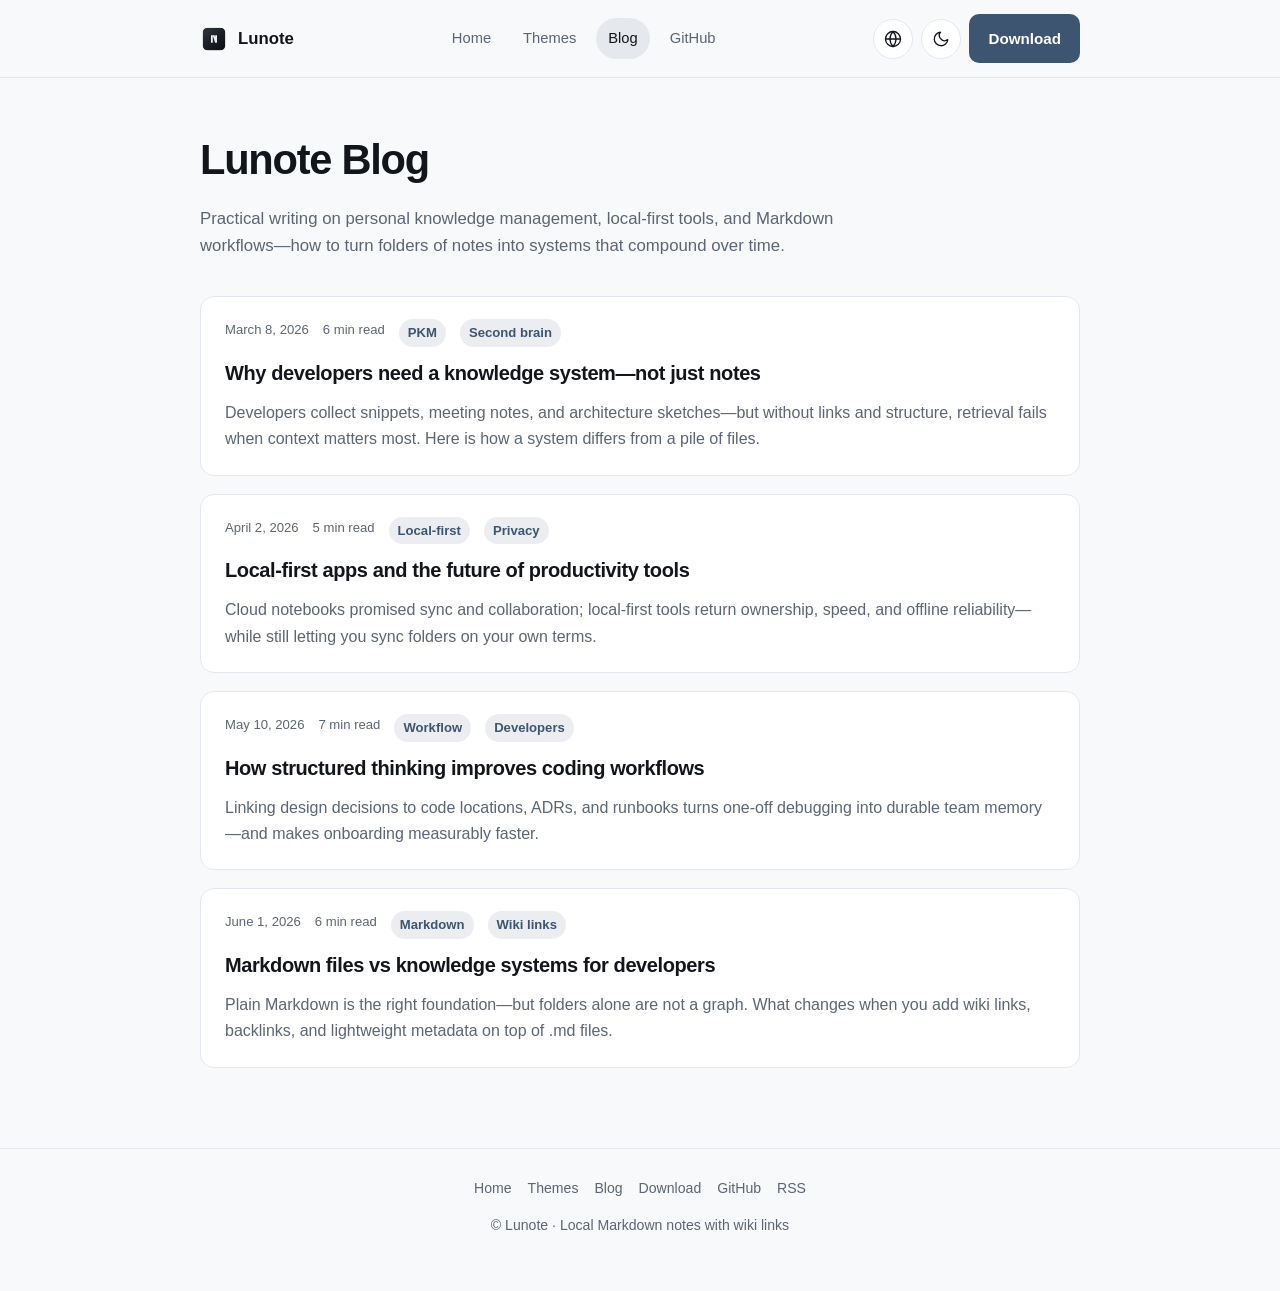
<file: blog/index.html>
<!DOCTYPE html>
<html lang="en">
<head>
  <meta charset="UTF-8" />
  <script>
    try {
      if (localStorage.getItem('lunote-theme') === 'dark') {
        document.documentElement.dataset.theme = 'dark';
      }
    } catch (e) {}
  </script>
  <meta name="viewport" content="width=device-width, initial-scale=1.0" />
  <title>Lunote Blog — Notes, PKM &amp; Developer Productivity</title>
  <meta name="description" content="Articles on local-first Markdown notes, personal knowledge management, wiki links, and developer workflows—with Lunote, a desktop app for thinking in connected .md files." />
  <meta name="keywords" content="Lunote blog, PKM, knowledge management, Markdown, wiki links, local-first, developer productivity" />
  <link rel="canonical" href="https://lunote-code.github.io/blog/" />
  <link rel="alternate" hreflang="en" href="https://lunote-code.github.io/blog/" />
  <link rel="alternate" hreflang="zh-Hans" href="https://lunote-code.github.io/zh/blog/" />
  <link rel="alternate" hreflang="x-default" href="https://lunote-code.github.io/blog/" />
  <link rel="icon" href="/assets/favicon.svg" type="image/svg+xml" />
  <link rel="alternate" type="application/rss+xml" title="Lunote Blog" href="https://lunote-code.github.io/feed.xml" />

  <meta property="og:type" content="website" />
  <meta property="og:site_name" content="Lunote" />
  <meta property="og:url" content="https://lunote-code.github.io/blog/" />
  <meta property="og:title" content="Lunote Blog" />
  <meta property="og:description" content="Local-first notes, knowledge systems, and Markdown workflows for developers and writers." />
  <meta property="og:image" content="https://raw.githubusercontent.com/lunote-code/lunote/main/docs/assets/screenshots/head-view.png" />

  <meta name="twitter:card" content="summary_large_image" />
  <meta name="twitter:title" content="Lunote Blog" />
  <meta name="twitter:description" content="Local-first notes, knowledge systems, and Markdown workflows." />

  <link rel="stylesheet" href="/assets/site.css" />
  <script type="application/ld+json">
  {
    "@context": "https://schema.org",
    "@type": "Blog",
    "name": "Lunote Blog",
    "url": "https://lunote-code.github.io/blog/",
    "description": "Articles on local-first Markdown notes and knowledge systems.",
    "publisher": { "@type": "Organization", "name": "Lunote", "url": "https://lunote-code.github.io/" }
  }
  </script>
</head>
<body>
  <a class="skip-link" href="#main">Skip to content</a>

  <header class="site-header">
    <div class="site-header-inner">
      <input type="checkbox" id="nav-toggle" class="nav-switch" aria-hidden="true" tabindex="-1" />
      <a class="brand" href="/">
        <img src="/assets/favicon.svg" width="28" height="28" alt="" />
        Lunote
      </a>
      <nav class="site-nav" aria-label="Primary">
        <a href="/">Home</a>
        <a href="/#themes">Themes</a>
        <a href="/blog/" aria-current="page">Blog</a>
        <a href="https://github.com/lunote-code/lunote">GitHub</a>
        <a class="btn btn-primary nav-download" href="https://github.com/lunote-code/lunote/releases">Download</a>
      </nav>
      <div class="header-actions">
        <div class="lang-menu">
          <button type="button" class="lang-toggle" aria-haspopup="listbox" aria-expanded="false" aria-label="Select language" title="Select language">
            <svg viewBox="0 0 24 24" aria-hidden="true" fill="none" stroke="currentColor" stroke-width="1.75" stroke-linecap="round" stroke-linejoin="round"><circle cx="12" cy="12" r="10"/><path d="M12 2a14.5 14.5 0 0 0 0 20 14.5 14.5 0 0 0 0-20"/><path d="M2 12h20"/></svg>
          </button>
          <ul class="lang-dropdown" role="listbox" aria-label="Language" hidden></ul>
        </div>
        <input type="checkbox" id="theme-dark" class="theme-switch" aria-label="Dark mode" tabindex="-1" />
        <label for="theme-dark" class="theme-toggle" title="Toggle dark mode">
          <svg class="icon-moon" viewBox="0 0 24 24" aria-hidden="true"><path d="M21 12.79A9 9 0 1 1 11.21 3 7 7 0 0 0 21 12.79z"/></svg>
          <svg class="icon-sun" viewBox="0 0 24 24" aria-hidden="true"><circle cx="12" cy="12" r="4"/><path d="M12 2v2M12 20v2M4.93 4.93l1.41 1.41M17.66 17.66l1.41 1.41M2 12h2M20 12h2M4.93 19.07l1.41-1.41M17.66 6.34l1.41-1.41"/></svg>
        </label>
        <a class="btn btn-primary header-download" href="https://github.com/lunote-code/lunote/releases">Download</a>
      </div>
      <label for="nav-toggle" class="nav-menu-btn" aria-label="Open menu">
        <svg class="nav-icon-open" viewBox="0 0 24 24" aria-hidden="true"><path d="M4 7h16M4 12h16M4 17h16"/></svg>
        <svg class="nav-icon-close" viewBox="0 0 24 24" aria-hidden="true"><path d="M6 6l12 12M18 6 6 18"/></svg>
      </label>
    </div>
  </header>

  <main id="main" class="page">
    <header class="blog-hero">
      <h1>Lunote Blog</h1>
      <p>Practical writing on personal knowledge management, local-first tools, and Markdown workflows—how to turn folders of notes into systems that compound over time.</p>
    </header>

    <div class="post-list">
      <a class="post-card" href="/blog/knowledge-system-vs-notes/">
        <div class="post-meta">
          <time datetime="2026-03-08">March 8, 2026</time>
          <span>6 min read</span>
          <span class="post-tag">PKM</span>
          <span class="post-tag">Second brain</span>
        </div>
        <h2>Why developers need a knowledge system—not just notes</h2>
        <p>Developers collect snippets, meeting notes, and architecture sketches—but without links and structure, retrieval fails when context matters most. Here is how a system differs from a pile of files.</p>
      </a>

      <a class="post-card" href="/blog/local-first-productivity/">
        <div class="post-meta">
          <time datetime="2026-04-02">April 2, 2026</time>
          <span>5 min read</span>
          <span class="post-tag">Local-first</span>
          <span class="post-tag">Privacy</span>
        </div>
        <h2>Local-first apps and the future of productivity tools</h2>
        <p>Cloud notebooks promised sync and collaboration; local-first tools return ownership, speed, and offline reliability—while still letting you sync folders on your own terms.</p>
      </a>

      <a class="post-card" href="/blog/structured-thinking-for-coders/">
        <div class="post-meta">
          <time datetime="2026-05-10">May 10, 2026</time>
          <span>7 min read</span>
          <span class="post-tag">Workflow</span>
          <span class="post-tag">Developers</span>
        </div>
        <h2>How structured thinking improves coding workflows</h2>
        <p>Linking design decisions to code locations, ADRs, and runbooks turns one-off debugging into durable team memory—and makes onboarding measurably faster.</p>
      </a>

      <a class="post-card" href="/blog/markdown-vs-knowledge-systems/">
        <div class="post-meta">
          <time datetime="2026-06-01">June 1, 2026</time>
          <span>6 min read</span>
          <span class="post-tag">Markdown</span>
          <span class="post-tag">Wiki links</span>
        </div>
        <h2>Markdown files vs knowledge systems for developers</h2>
        <p>Plain Markdown is the right foundation—but folders alone are not a graph. What changes when you add wiki links, backlinks, and lightweight metadata on top of .md files.</p>
      </a>
    </div>
  </main>

  <footer class="site-footer">
    <nav aria-label="Footer">
      <a href="/">Home</a>
      <a href="/#themes">Themes</a>
      <a href="/blog/">Blog</a>
      <a href="https://github.com/lunote-code/lunote/releases">Download</a>
      <a href="https://github.com/lunote-code/lunote">GitHub</a>
      <a href="/feed.xml">RSS</a>
    </nav>
    <p>© Lunote · Local Markdown notes with wiki links</p>
  </footer>

  <script src="/assets/theme.js" defer></script>
</body>
</html>
</file>
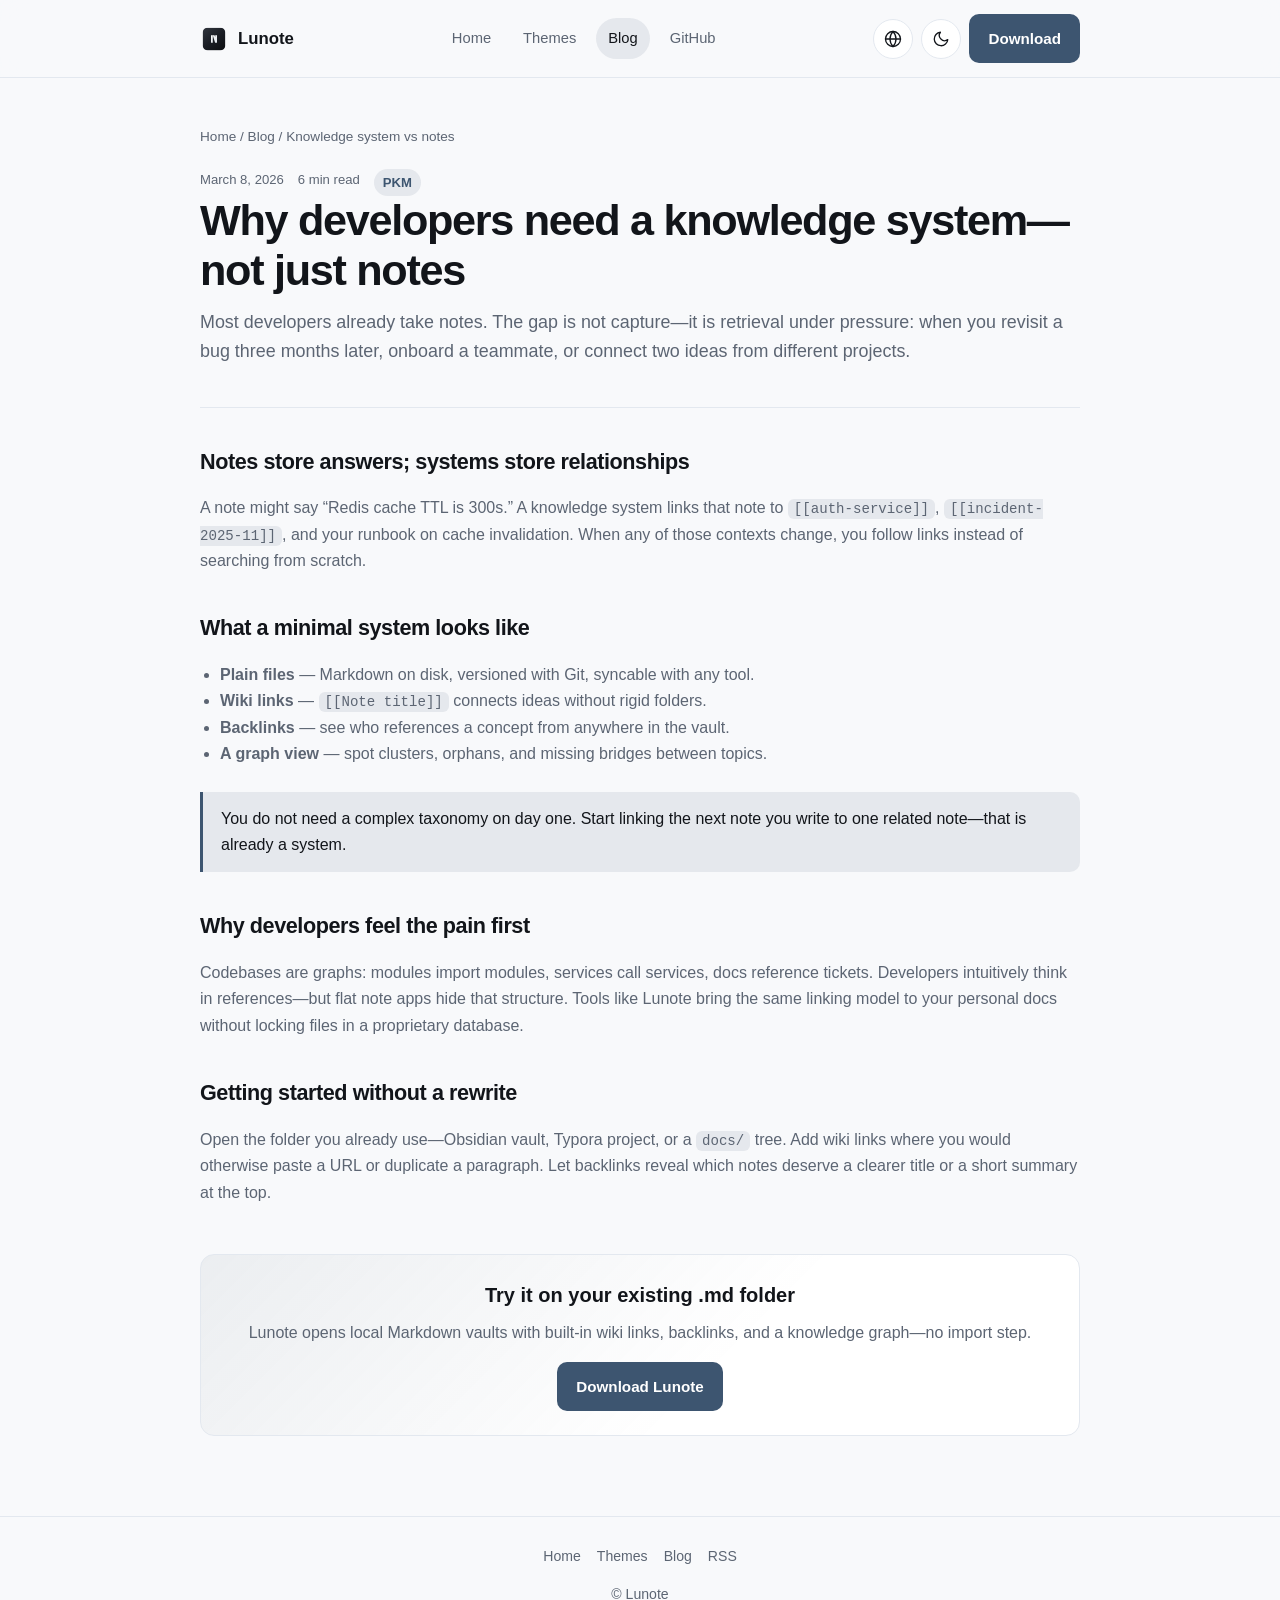
<file: blog/knowledge-system-vs-notes/index.html>
<!DOCTYPE html>
<html lang="en">
<head>
  <meta charset="UTF-8" />
  <script>
    try {
      if (localStorage.getItem('lunote-theme') === 'dark') {
        document.documentElement.dataset.theme = 'dark';
      }
    } catch (e) {}
  </script>
  <meta name="viewport" content="width=device-width, initial-scale=1.0" />
  <title>Why Developers Need a Knowledge System—Not Just Notes | Lunote Blog</title>
  <meta name="description" content="Scattered notes capture facts; a knowledge system captures relationships and context. Learn why developers benefit from wiki links, backlinks, and structured PKM." />
  <link rel="canonical" href="https://lunote-code.github.io/blog/knowledge-system-vs-notes/" />
  <link rel="alternate" hreflang="en" href="https://lunote-code.github.io/blog/knowledge-system-vs-notes/" />
  <link rel="alternate" hreflang="zh-Hans" href="https://lunote-code.github.io/zh/blog/knowledge-system-vs-notes/" />
  <link rel="alternate" hreflang="x-default" href="https://lunote-code.github.io/blog/knowledge-system-vs-notes/" />
  <link rel="icon" href="/assets/favicon.svg" type="image/svg+xml" />
  <meta property="og:type" content="article" />
  <meta property="og:site_name" content="Lunote" />
  <meta property="og:locale" content="en_US" />
  <meta property="og:url" content="https://lunote-code.github.io/blog/knowledge-system-vs-notes/" />
  <meta property="og:title" content="Why developers need a knowledge system—not just notes" />
  <meta property="og:description" content="Scattered notes capture facts; a system captures relationships, context, and reusable thinking patterns." />
  <meta property="og:image" content="https://raw.githubusercontent.com/lunote-code/lunote/main/docs/assets/screenshots/graph.png" />
  <meta property="article:published_time" content="2026-03-08" />
  <meta name="twitter:card" content="summary_large_image" />
  <meta name="twitter:title" content="Why developers need a knowledge system—not just notes" />
  <meta name="twitter:description" content="Scattered notes capture facts; a system captures relationships, context, and reusable thinking patterns." />
  <meta name="twitter:image" content="https://raw.githubusercontent.com/lunote-code/lunote/main/docs/assets/screenshots/graph.png" />
  <link rel="stylesheet" href="/assets/site.css" />
  <script type="application/ld+json">
  {
    "@context": "https://schema.org",
    "@type": "BlogPosting",
    "headline": "Why developers need a knowledge system—not just notes",
    "description": "Scattered notes capture facts; a knowledge system captures relationships and context.",
    "datePublished": "2026-03-08",
    "author": { "@type": "Organization", "name": "Lunote" },
    "publisher": { "@type": "Organization", "name": "Lunote", "url": "https://lunote-code.github.io/" },
    "mainEntityOfPage": "https://lunote-code.github.io/blog/knowledge-system-vs-notes/",
    "image": "https://raw.githubusercontent.com/lunote-code/lunote/main/docs/assets/screenshots/graph.png"
  }
  </script>
</head>
<body>
  <a class="skip-link" href="#main">Skip to content</a>
  <header class="site-header">
    <div class="site-header-inner">
      <input type="checkbox" id="nav-toggle" class="nav-switch" aria-hidden="true" tabindex="-1" />
      <a class="brand" href="/"><img src="/assets/favicon.svg" width="28" height="28" alt="" /> Lunote</a>
      <nav class="site-nav" aria-label="Primary">
        <a href="/">Home</a>
        <a href="/#themes">Themes</a>
        <a href="/blog/" aria-current="page">Blog</a>
        <a href="https://github.com/lunote-code/lunote">GitHub</a>
        <a class="btn btn-primary nav-download" href="https://github.com/lunote-code/lunote/releases">Download</a>
      </nav>
      <div class="header-actions">
        <div class="lang-menu">
          <button type="button" class="lang-toggle" aria-haspopup="listbox" aria-expanded="false" aria-label="Select language" title="Select language">
            <svg viewBox="0 0 24 24" aria-hidden="true" fill="none" stroke="currentColor" stroke-width="1.75" stroke-linecap="round" stroke-linejoin="round"><circle cx="12" cy="12" r="10"/><path d="M12 2a14.5 14.5 0 0 0 0 20 14.5 14.5 0 0 0 0-20"/><path d="M2 12h20"/></svg>
          </button>
          <ul class="lang-dropdown" role="listbox" aria-label="Language" hidden></ul>
        </div>
        <input type="checkbox" id="theme-dark" class="theme-switch" aria-label="Dark mode" tabindex="-1" />
        <label for="theme-dark" class="theme-toggle" title="Toggle dark mode">
          <svg class="icon-moon" viewBox="0 0 24 24" aria-hidden="true"><path d="M21 12.79A9 9 0 1 1 11.21 3 7 7 0 0 0 21 12.79z"/></svg>
          <svg class="icon-sun" viewBox="0 0 24 24" aria-hidden="true"><circle cx="12" cy="12" r="4"/><path d="M12 2v2M12 20v2M4.93 4.93l1.41 1.41M17.66 17.66l1.41 1.41M2 12h2M20 12h2M4.93 19.07l1.41-1.41M17.66 6.34l1.41-1.41"/></svg>
        </label>
        <a class="btn btn-primary header-download" href="https://github.com/lunote-code/lunote/releases">Download</a>
      </div>
      <label for="nav-toggle" class="nav-menu-btn" aria-label="Open menu">
        <svg class="nav-icon-open" viewBox="0 0 24 24" aria-hidden="true"><path d="M4 7h16M4 12h16M4 17h16"/></svg>
        <svg class="nav-icon-close" viewBox="0 0 24 24" aria-hidden="true"><path d="M6 6l12 12M18 6 6 18"/></svg>
      </label>
    </div>
  </header>

  <main id="main" class="page">
    <nav class="breadcrumb" aria-label="Breadcrumb">
      <a href="/">Home</a> / <a href="/blog/">Blog</a> / Knowledge system vs notes
    </nav>
    <article>
      <header class="article-header">
        <div class="post-meta">
          <time datetime="2026-03-08">March 8, 2026</time>
          <span>6 min read</span>
          <span class="post-tag">PKM</span>
        </div>
        <h1>Why developers need a knowledge system—not just notes</h1>
        <p class="article-intro">
          Most developers already take notes. The gap is not capture—it is retrieval under pressure:
          when you revisit a bug three months later, onboard a teammate, or connect two ideas from different projects.
        </p>
      </header>
      <div class="article-body">
        <h2>Notes store answers; systems store relationships</h2>
        <p>
          A note might say “Redis cache TTL is 300s.” A knowledge system links that note to
          <code>[[auth-service]]</code>, <code>[[incident-2025-11]]</code>, and your runbook on cache invalidation.
          When any of those contexts change, you follow links instead of searching from scratch.
        </p>
        <h2>What a minimal system looks like</h2>
        <ul>
          <li><strong>Plain files</strong> — Markdown on disk, versioned with Git, syncable with any tool.</li>
          <li><strong>Wiki links</strong> — <code>[[Note title]]</code> connects ideas without rigid folders.</li>
          <li><strong>Backlinks</strong> — see who references a concept from anywhere in the vault.</li>
          <li><strong>A graph view</strong> — spot clusters, orphans, and missing bridges between topics.</li>
        </ul>
        <blockquote>
          You do not need a complex taxonomy on day one. Start linking the next note you write to one related note—that is already a system.
        </blockquote>
        <h2>Why developers feel the pain first</h2>
        <p>
          Codebases are graphs: modules import modules, services call services, docs reference tickets.
          Developers intuitively think in references—but flat note apps hide that structure.
          Tools like Lunote bring the same linking model to your personal docs without locking files in a proprietary database.
        </p>
        <h2>Getting started without a rewrite</h2>
        <p>
          Open the folder you already use—Obsidian vault, Typora project, or a <code>docs/</code> tree.
          Add wiki links where you would otherwise paste a URL or duplicate a paragraph.
          Let backlinks reveal which notes deserve a clearer title or a short summary at the top.
        </p>
      </div>
      <aside class="article-cta">
        <h2>Try it on your existing .md folder</h2>
        <p>Lunote opens local Markdown vaults with built-in wiki links, backlinks, and a knowledge graph—no import step.</p>
        <a class="btn btn-primary" href="https://github.com/lunote-code/lunote/releases">Download Lunote</a>
      </aside>
    </article>
  </main>
  <footer class="site-footer">
    <nav aria-label="Footer"><a href="/">Home</a><a href="/#themes">Themes</a><a href="/blog/">Blog</a><a href="/feed.xml">RSS</a></nav>
    <p>© Lunote</p>
  </footer>
  <script src="/assets/theme.js" defer></script>
</body>
</html>
</file>
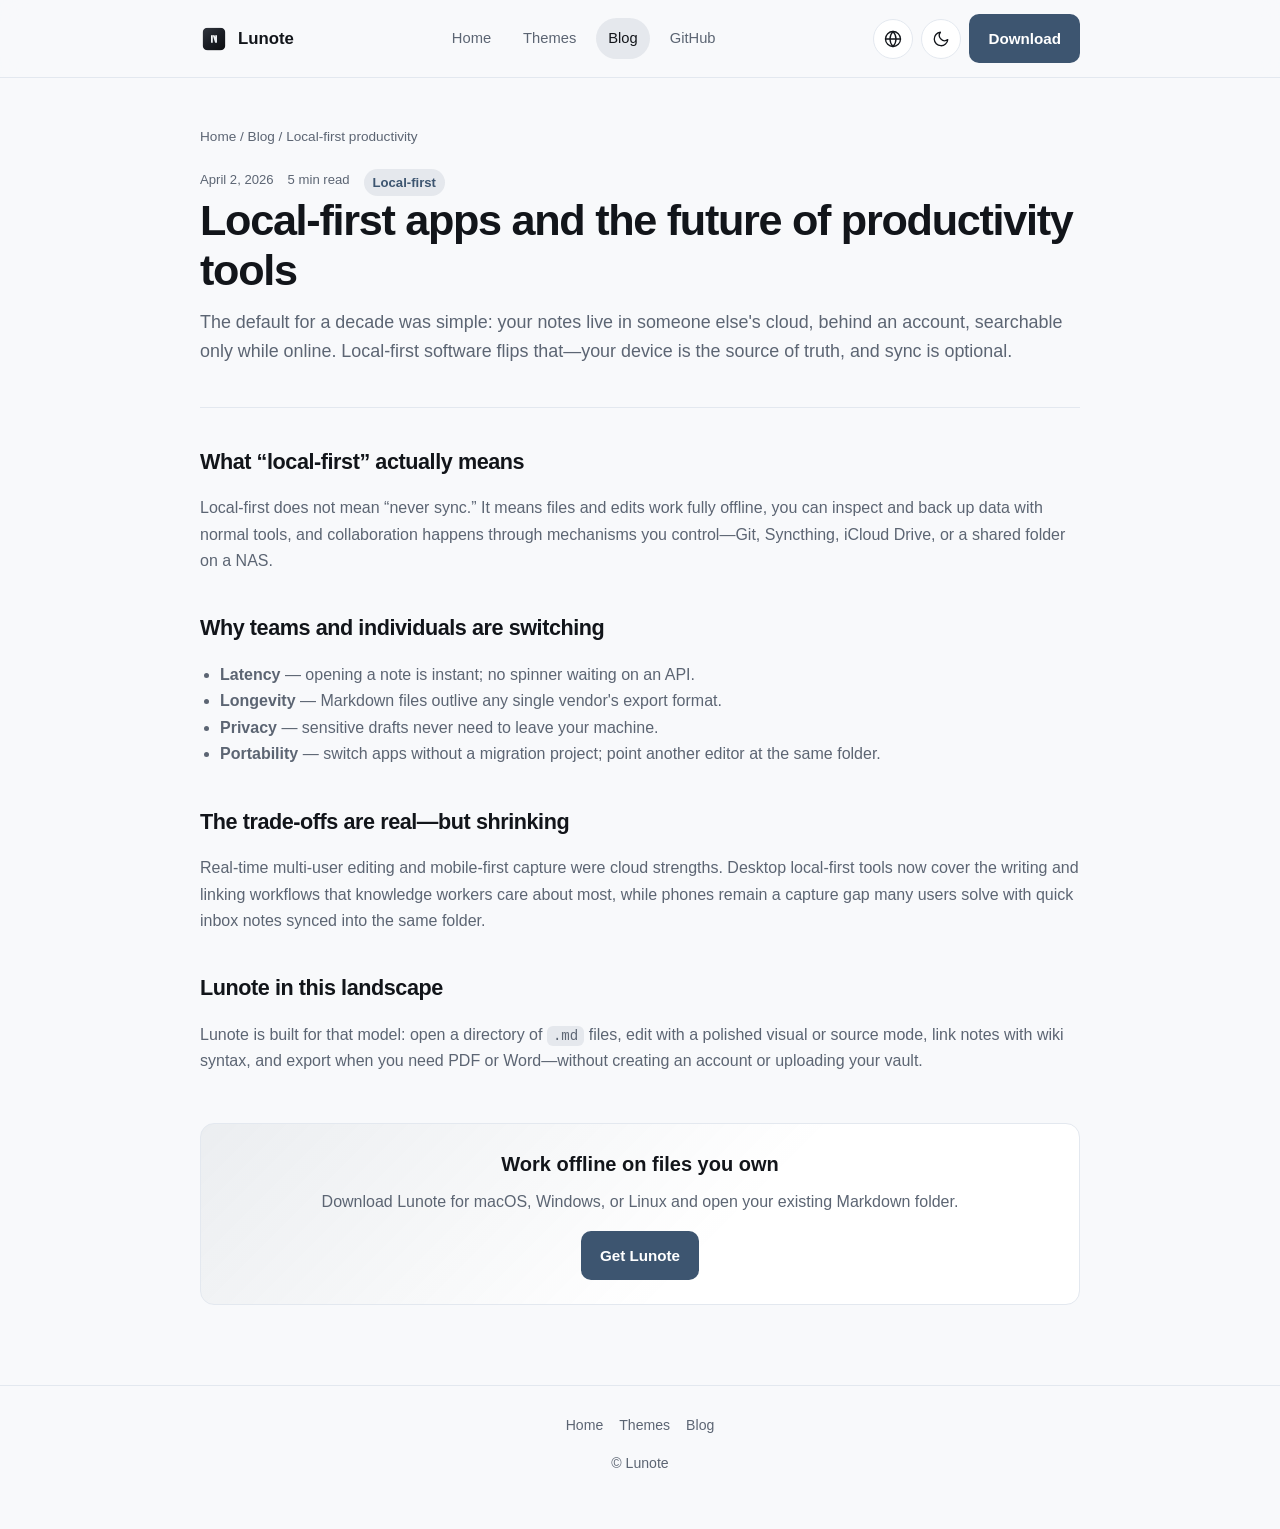
<file: blog/local-first-productivity/index.html>
<!DOCTYPE html>
<html lang="en">
<head>
  <meta charset="UTF-8" />
  <script>
    try {
      if (localStorage.getItem('lunote-theme') === 'dark') {
        document.documentElement.dataset.theme = 'dark';
      }
    } catch (e) {}
  </script>
  <meta name="viewport" content="width=device-width, initial-scale=1.0" />
  <title>Local-First Apps and the Future of Productivity | Lunote Blog</title>
  <meta name="description" content="Why offline-capable, file-based note apps are gaining ground: ownership, speed, privacy, and sync on your terms—with plain Markdown folders." />
  <link rel="canonical" href="https://lunote-code.github.io/blog/local-first-productivity/" />
  <link rel="alternate" hreflang="en" href="https://lunote-code.github.io/blog/local-first-productivity/" />
  <link rel="alternate" hreflang="zh-Hans" href="https://lunote-code.github.io/zh/blog/local-first-productivity/" />
  <link rel="alternate" hreflang="x-default" href="https://lunote-code.github.io/blog/local-first-productivity/" />
  <link rel="icon" href="/assets/favicon.svg" type="image/svg+xml" />
  <meta property="og:type" content="article" />
  <meta property="og:site_name" content="Lunote" />
  <meta property="og:locale" content="en_US" />
  <meta property="og:url" content="https://lunote-code.github.io/blog/local-first-productivity/" />
  <meta property="og:title" content="Local-first apps and the future of productivity tools" />
  <meta property="og:description" content="Cloud notebooks promised sync; local-first tools return ownership, speed, and offline reliability." />
  <meta property="og:image" content="https://raw.githubusercontent.com/lunote-code/lunote/main/docs/assets/screenshots/head-view.png" />
  <meta property="article:published_time" content="2026-04-02" />
  <meta name="twitter:card" content="summary_large_image" />
  <meta name="twitter:title" content="Local-first apps and the future of productivity tools" />
  <meta name="twitter:description" content="Cloud notebooks promised sync; local-first tools return ownership, speed, and offline reliability." />
  <meta name="twitter:image" content="https://raw.githubusercontent.com/lunote-code/lunote/main/docs/assets/screenshots/head-view.png" />
  <link rel="stylesheet" href="/assets/site.css" />
  <script type="application/ld+json">
  {
    "@context": "https://schema.org",
    "@type": "BlogPosting",
    "headline": "Local-first apps and the future of productivity tools",
    "description": "Why offline-capable, file-based note apps are gaining ground: ownership, speed, privacy, and sync on your terms.",
    "datePublished": "2026-04-02",
    "author": { "@type": "Organization", "name": "Lunote" },
    "publisher": { "@type": "Organization", "name": "Lunote", "url": "https://lunote-code.github.io/" },
    "mainEntityOfPage": "https://lunote-code.github.io/blog/local-first-productivity/",
    "image": "https://raw.githubusercontent.com/lunote-code/lunote/main/docs/assets/screenshots/head-view.png"
  }
  </script>
</head>
<body>
  <a class="skip-link" href="#main">Skip to content</a>
  <header class="site-header">
    <div class="site-header-inner">
      <input type="checkbox" id="nav-toggle" class="nav-switch" aria-hidden="true" tabindex="-1" />
      <a class="brand" href="/"><img src="/assets/favicon.svg" width="28" height="28" alt="" /> Lunote</a>
      <nav class="site-nav" aria-label="Primary">
        <a href="/">Home</a>
        <a href="/#themes">Themes</a>
        <a href="/blog/" aria-current="page">Blog</a>
        <a href="https://github.com/lunote-code/lunote">GitHub</a>
        <a class="btn btn-primary nav-download" href="https://github.com/lunote-code/lunote/releases">Download</a>
      </nav>
      <div class="header-actions">
        <div class="lang-menu">
          <button type="button" class="lang-toggle" aria-haspopup="listbox" aria-expanded="false" aria-label="Select language" title="Select language">
            <svg viewBox="0 0 24 24" aria-hidden="true" fill="none" stroke="currentColor" stroke-width="1.75" stroke-linecap="round" stroke-linejoin="round"><circle cx="12" cy="12" r="10"/><path d="M12 2a14.5 14.5 0 0 0 0 20 14.5 14.5 0 0 0 0-20"/><path d="M2 12h20"/></svg>
          </button>
          <ul class="lang-dropdown" role="listbox" aria-label="Language" hidden></ul>
        </div>
        <input type="checkbox" id="theme-dark" class="theme-switch" aria-label="Dark mode" tabindex="-1" />
        <label for="theme-dark" class="theme-toggle" title="Toggle dark mode">
          <svg class="icon-moon" viewBox="0 0 24 24" aria-hidden="true"><path d="M21 12.79A9 9 0 1 1 11.21 3 7 7 0 0 0 21 12.79z"/></svg>
          <svg class="icon-sun" viewBox="0 0 24 24" aria-hidden="true"><circle cx="12" cy="12" r="4"/><path d="M12 2v2M12 20v2M4.93 4.93l1.41 1.41M17.66 17.66l1.41 1.41M2 12h2M20 12h2M4.93 19.07l1.41-1.41M17.66 6.34l1.41-1.41"/></svg>
        </label>
        <a class="btn btn-primary header-download" href="https://github.com/lunote-code/lunote/releases">Download</a>
      </div>
      <label for="nav-toggle" class="nav-menu-btn" aria-label="Open menu">
        <svg class="nav-icon-open" viewBox="0 0 24 24" aria-hidden="true"><path d="M4 7h16M4 12h16M4 17h16"/></svg>
        <svg class="nav-icon-close" viewBox="0 0 24 24" aria-hidden="true"><path d="M6 6l12 12M18 6 6 18"/></svg>
      </label>
    </div>
  </header>
  <main id="main" class="page">
    <nav class="breadcrumb"><a href="/">Home</a> / <a href="/blog/">Blog</a> / Local-first productivity</nav>
    <article>
      <header class="article-header">
        <div class="post-meta"><time datetime="2026-04-02">April 2, 2026</time><span>5 min read</span><span class="post-tag">Local-first</span></div>
        <h1>Local-first apps and the future of productivity tools</h1>
        <p class="article-intro">
          The default for a decade was simple: your notes live in someone else's cloud, behind an account,
          searchable only while online. Local-first software flips that—your device is the source of truth, and sync is optional.
        </p>
      </header>
      <div class="article-body">
        <h2>What “local-first” actually means</h2>
        <p>
          Local-first does not mean “never sync.” It means files and edits work fully offline, you can inspect and back up data with normal tools,
          and collaboration happens through mechanisms you control—Git, Syncthing, iCloud Drive, or a shared folder on a NAS.
        </p>
        <h2>Why teams and individuals are switching</h2>
        <ul>
          <li><strong>Latency</strong> — opening a note is instant; no spinner waiting on an API.</li>
          <li><strong>Longevity</strong> — Markdown files outlive any single vendor's export format.</li>
          <li><strong>Privacy</strong> — sensitive drafts never need to leave your machine.</li>
          <li><strong>Portability</strong> — switch apps without a migration project; point another editor at the same folder.</li>
        </ul>
        <h2>The trade-offs are real—but shrinking</h2>
        <p>
          Real-time multi-user editing and mobile-first capture were cloud strengths.
          Desktop local-first tools now cover the writing and linking workflows that knowledge workers care about most,
          while phones remain a capture gap many users solve with quick inbox notes synced into the same folder.
        </p>
        <h2>Lunote in this landscape</h2>
        <p>
          Lunote is built for that model: open a directory of <code>.md</code> files, edit with a polished visual or source mode,
          link notes with wiki syntax, and export when you need PDF or Word—without creating an account or uploading your vault.
        </p>
      </div>
      <aside class="article-cta">
        <h2>Work offline on files you own</h2>
        <p>Download Lunote for macOS, Windows, or Linux and open your existing Markdown folder.</p>
        <a class="btn btn-primary" href="https://github.com/lunote-code/lunote/releases">Get Lunote</a>
      </aside>
    </article>
  </main>
  <footer class="site-footer"><nav aria-label="Footer"><a href="/">Home</a><a href="/#themes">Themes</a><a href="/blog/">Blog</a></nav><p>© Lunote</p></footer>
  <script src="/assets/theme.js" defer></script>
</body>
</html>
</file>
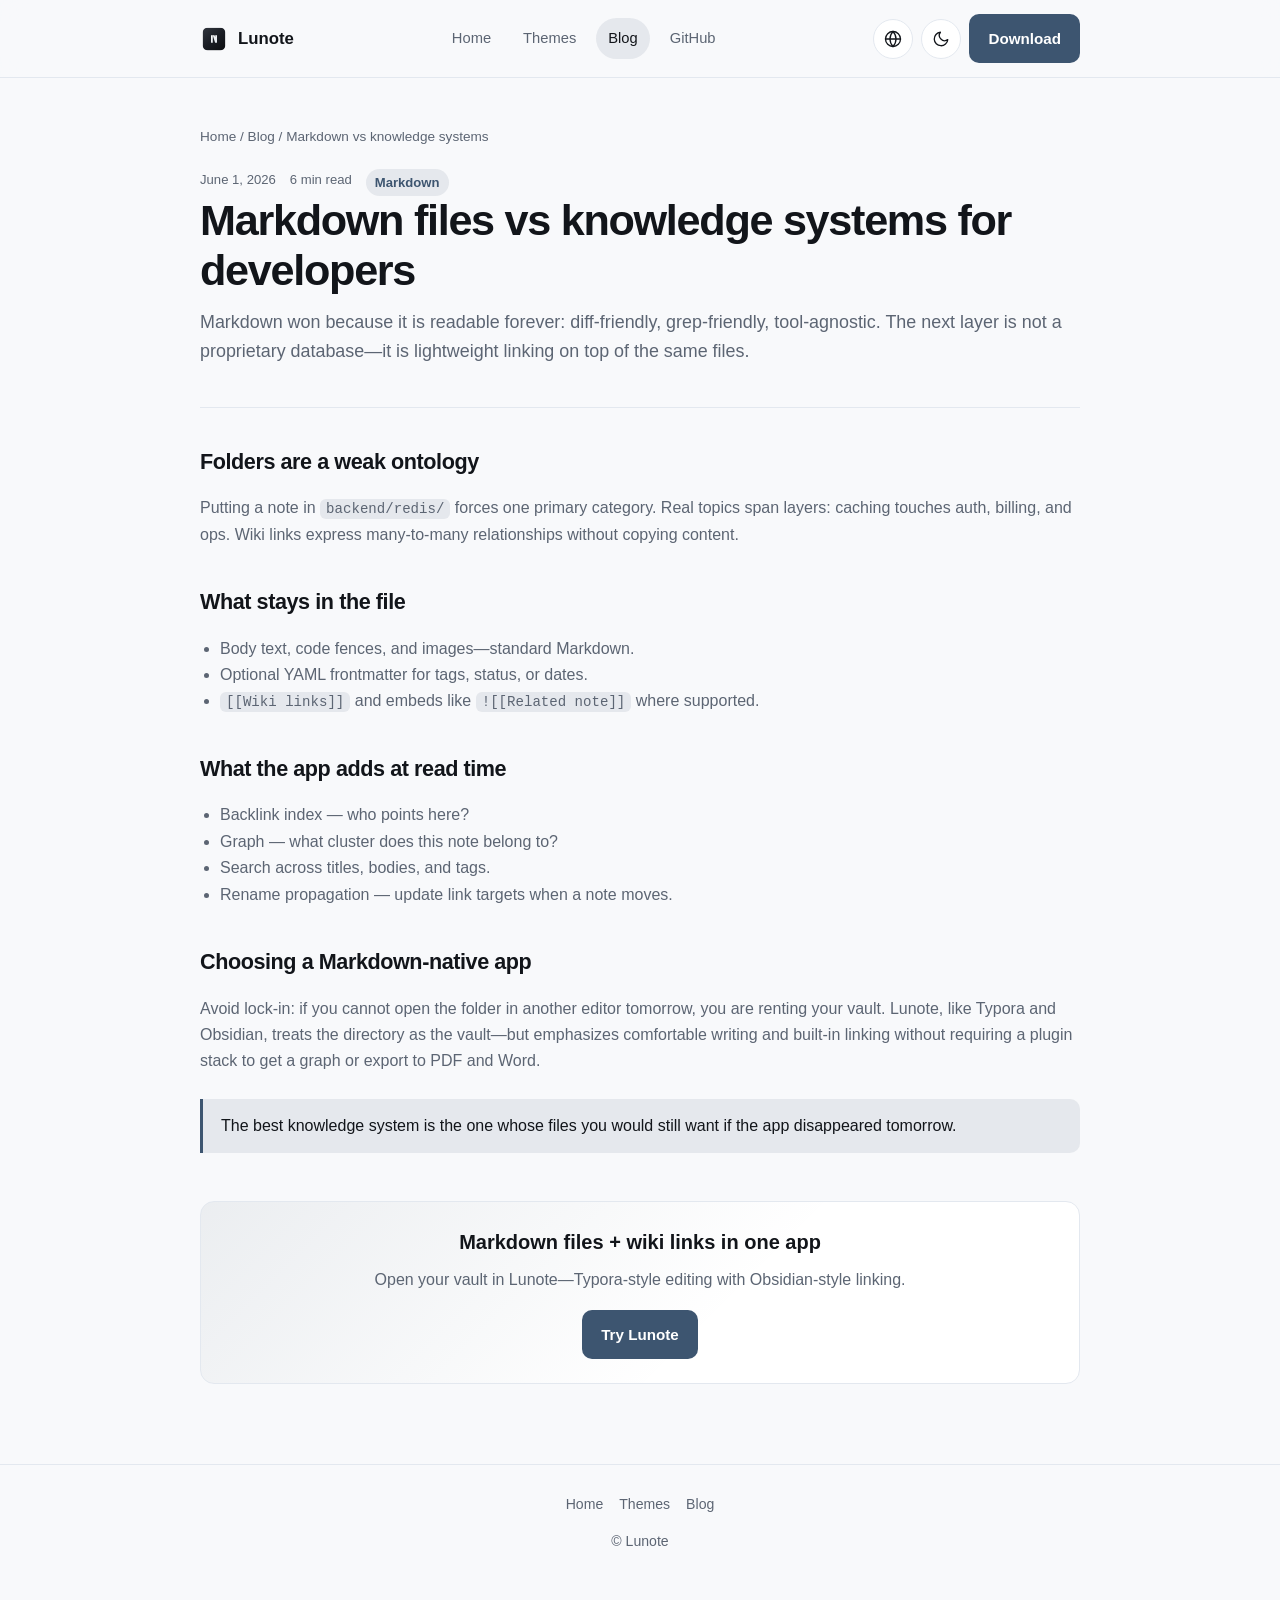
<file: blog/markdown-vs-knowledge-systems/index.html>
<!DOCTYPE html>
<html lang="en">
<head>
  <meta charset="UTF-8" />
  <script>
    try {
      if (localStorage.getItem('lunote-theme') === 'dark') {
        document.documentElement.dataset.theme = 'dark';
      }
    } catch (e) {}
  </script>
  <meta name="viewport" content="width=device-width, initial-scale=1.0" />
  <title>Markdown Files vs Knowledge Systems | Lunote Blog</title>
  <meta name="description" content="Plain Markdown is the right foundation for developer notes—but folders alone are not a graph. What wiki links and backlinks add on top of .md files." />
  <link rel="canonical" href="https://lunote-code.github.io/blog/markdown-vs-knowledge-systems/" />
  <link rel="alternate" hreflang="en" href="https://lunote-code.github.io/blog/markdown-vs-knowledge-systems/" />
  <link rel="alternate" hreflang="zh-Hans" href="https://lunote-code.github.io/zh/blog/markdown-vs-knowledge-systems/" />
  <link rel="alternate" hreflang="x-default" href="https://lunote-code.github.io/blog/markdown-vs-knowledge-systems/" />
  <link rel="icon" href="/assets/favicon.svg" type="image/svg+xml" />
  <meta property="og:type" content="article" />
  <meta property="og:site_name" content="Lunote" />
  <meta property="og:locale" content="en_US" />
  <meta property="og:url" content="https://lunote-code.github.io/blog/markdown-vs-knowledge-systems/" />
  <meta property="og:title" content="Markdown files vs knowledge systems for developers" />
  <meta property="og:description" content="Plain Markdown is the right foundation—but folders alone are not a graph. What wiki links and backlinks add on top of .md files." />
  <meta property="og:image" content="https://raw.githubusercontent.com/lunote-code/lunote/main/docs/assets/screenshots/source-view.png" />
  <meta property="article:published_time" content="2026-06-01" />
  <meta name="twitter:card" content="summary_large_image" />
  <meta name="twitter:title" content="Markdown files vs knowledge systems for developers" />
  <meta name="twitter:description" content="Plain Markdown is the right foundation—but folders alone are not a graph. What wiki links and backlinks add on top of .md files." />
  <meta name="twitter:image" content="https://raw.githubusercontent.com/lunote-code/lunote/main/docs/assets/screenshots/source-view.png" />
  <link rel="stylesheet" href="/assets/site.css" />
  <script type="application/ld+json">
  {
    "@context": "https://schema.org",
    "@type": "BlogPosting",
    "headline": "Markdown files vs knowledge systems for developers",
    "description": "Plain Markdown is the right foundation for developer notes—but folders alone are not a graph. What wiki links and backlinks add on top of .md files.",
    "datePublished": "2026-06-01",
    "author": { "@type": "Organization", "name": "Lunote" },
    "publisher": { "@type": "Organization", "name": "Lunote", "url": "https://lunote-code.github.io/" },
    "mainEntityOfPage": "https://lunote-code.github.io/blog/markdown-vs-knowledge-systems/",
    "image": "https://raw.githubusercontent.com/lunote-code/lunote/main/docs/assets/screenshots/source-view.png"
  }
  </script>
</head>
<body>
  <a class="skip-link" href="#main">Skip to content</a>
  <header class="site-header">
    <div class="site-header-inner">
      <input type="checkbox" id="nav-toggle" class="nav-switch" aria-hidden="true" tabindex="-1" />
      <a class="brand" href="/"><img src="/assets/favicon.svg" width="28" height="28" alt="" /> Lunote</a>
      <nav class="site-nav" aria-label="Primary">
        <a href="/">Home</a>
        <a href="/#themes">Themes</a>
        <a href="/blog/" aria-current="page">Blog</a>
        <a href="https://github.com/lunote-code/lunote">GitHub</a>
        <a class="btn btn-primary nav-download" href="https://github.com/lunote-code/lunote/releases">Download</a>
      </nav>
      <div class="header-actions">
        <div class="lang-menu">
          <button type="button" class="lang-toggle" aria-haspopup="listbox" aria-expanded="false" aria-label="Select language" title="Select language">
            <svg viewBox="0 0 24 24" aria-hidden="true" fill="none" stroke="currentColor" stroke-width="1.75" stroke-linecap="round" stroke-linejoin="round"><circle cx="12" cy="12" r="10"/><path d="M12 2a14.5 14.5 0 0 0 0 20 14.5 14.5 0 0 0 0-20"/><path d="M2 12h20"/></svg>
          </button>
          <ul class="lang-dropdown" role="listbox" aria-label="Language" hidden></ul>
        </div>
        <input type="checkbox" id="theme-dark" class="theme-switch" aria-label="Dark mode" tabindex="-1" />
        <label for="theme-dark" class="theme-toggle" title="Toggle dark mode">
          <svg class="icon-moon" viewBox="0 0 24 24" aria-hidden="true"><path d="M21 12.79A9 9 0 1 1 11.21 3 7 7 0 0 0 21 12.79z"/></svg>
          <svg class="icon-sun" viewBox="0 0 24 24" aria-hidden="true"><circle cx="12" cy="12" r="4"/><path d="M12 2v2M12 20v2M4.93 4.93l1.41 1.41M17.66 17.66l1.41 1.41M2 12h2M20 12h2M4.93 19.07l1.41-1.41M17.66 6.34l1.41-1.41"/></svg>
        </label>
        <a class="btn btn-primary header-download" href="https://github.com/lunote-code/lunote/releases">Download</a>
      </div>
      <label for="nav-toggle" class="nav-menu-btn" aria-label="Open menu">
        <svg class="nav-icon-open" viewBox="0 0 24 24" aria-hidden="true"><path d="M4 7h16M4 12h16M4 17h16"/></svg>
        <svg class="nav-icon-close" viewBox="0 0 24 24" aria-hidden="true"><path d="M6 6l12 12M18 6 6 18"/></svg>
      </label>
    </div>
  </header>
  <main id="main" class="page">
    <nav class="breadcrumb"><a href="/">Home</a> / <a href="/blog/">Blog</a> / Markdown vs knowledge systems</nav>
    <article>
      <header class="article-header">
        <div class="post-meta"><time datetime="2026-06-01">June 1, 2026</time><span>6 min read</span><span class="post-tag">Markdown</span></div>
        <h1>Markdown files vs knowledge systems for developers</h1>
        <p class="article-intro">
          Markdown won because it is readable forever: diff-friendly, grep-friendly, tool-agnostic.
          The next layer is not a proprietary database—it is lightweight linking on top of the same files.
        </p>
      </header>
      <div class="article-body">
        <h2>Folders are a weak ontology</h2>
        <p>
          Putting a note in <code>backend/redis/</code> forces one primary category.
          Real topics span layers: caching touches auth, billing, and ops. Wiki links express many-to-many relationships without copying content.
        </p>
        <h2>What stays in the file</h2>
        <ul>
          <li>Body text, code fences, and images—standard Markdown.</li>
          <li>Optional YAML frontmatter for tags, status, or dates.</li>
          <li><code>[[Wiki links]]</code> and embeds like <code>![[Related note]]</code> where supported.</li>
        </ul>
        <h2>What the app adds at read time</h2>
        <ul>
          <li>Backlink index — who points here?</li>
          <li>Graph — what cluster does this note belong to?</li>
          <li>Search across titles, bodies, and tags.</li>
          <li>Rename propagation — update link targets when a note moves.</li>
        </ul>
        <h2>Choosing a Markdown-native app</h2>
        <p>
          Avoid lock-in: if you cannot open the folder in another editor tomorrow, you are renting your vault.
          Lunote, like Typora and Obsidian, treats the directory as the vault—but emphasizes comfortable writing and built-in linking
          without requiring a plugin stack to get a graph or export to PDF and Word.
        </p>
        <blockquote>
          The best knowledge system is the one whose files you would still want if the app disappeared tomorrow.
        </blockquote>
      </div>
      <aside class="article-cta">
        <h2>Markdown files + wiki links in one app</h2>
        <p>Open your vault in Lunote—Typora-style editing with Obsidian-style linking.</p>
        <a class="btn btn-primary" href="https://github.com/lunote-code/lunote/releases">Try Lunote</a>
      </aside>
    </article>
  </main>
  <footer class="site-footer"><nav aria-label="Footer"><a href="/">Home</a><a href="/#themes">Themes</a><a href="/blog/">Blog</a></nav><p>© Lunote</p></footer>
  <script src="/assets/theme.js" defer></script>
</body>
</html>
</file>
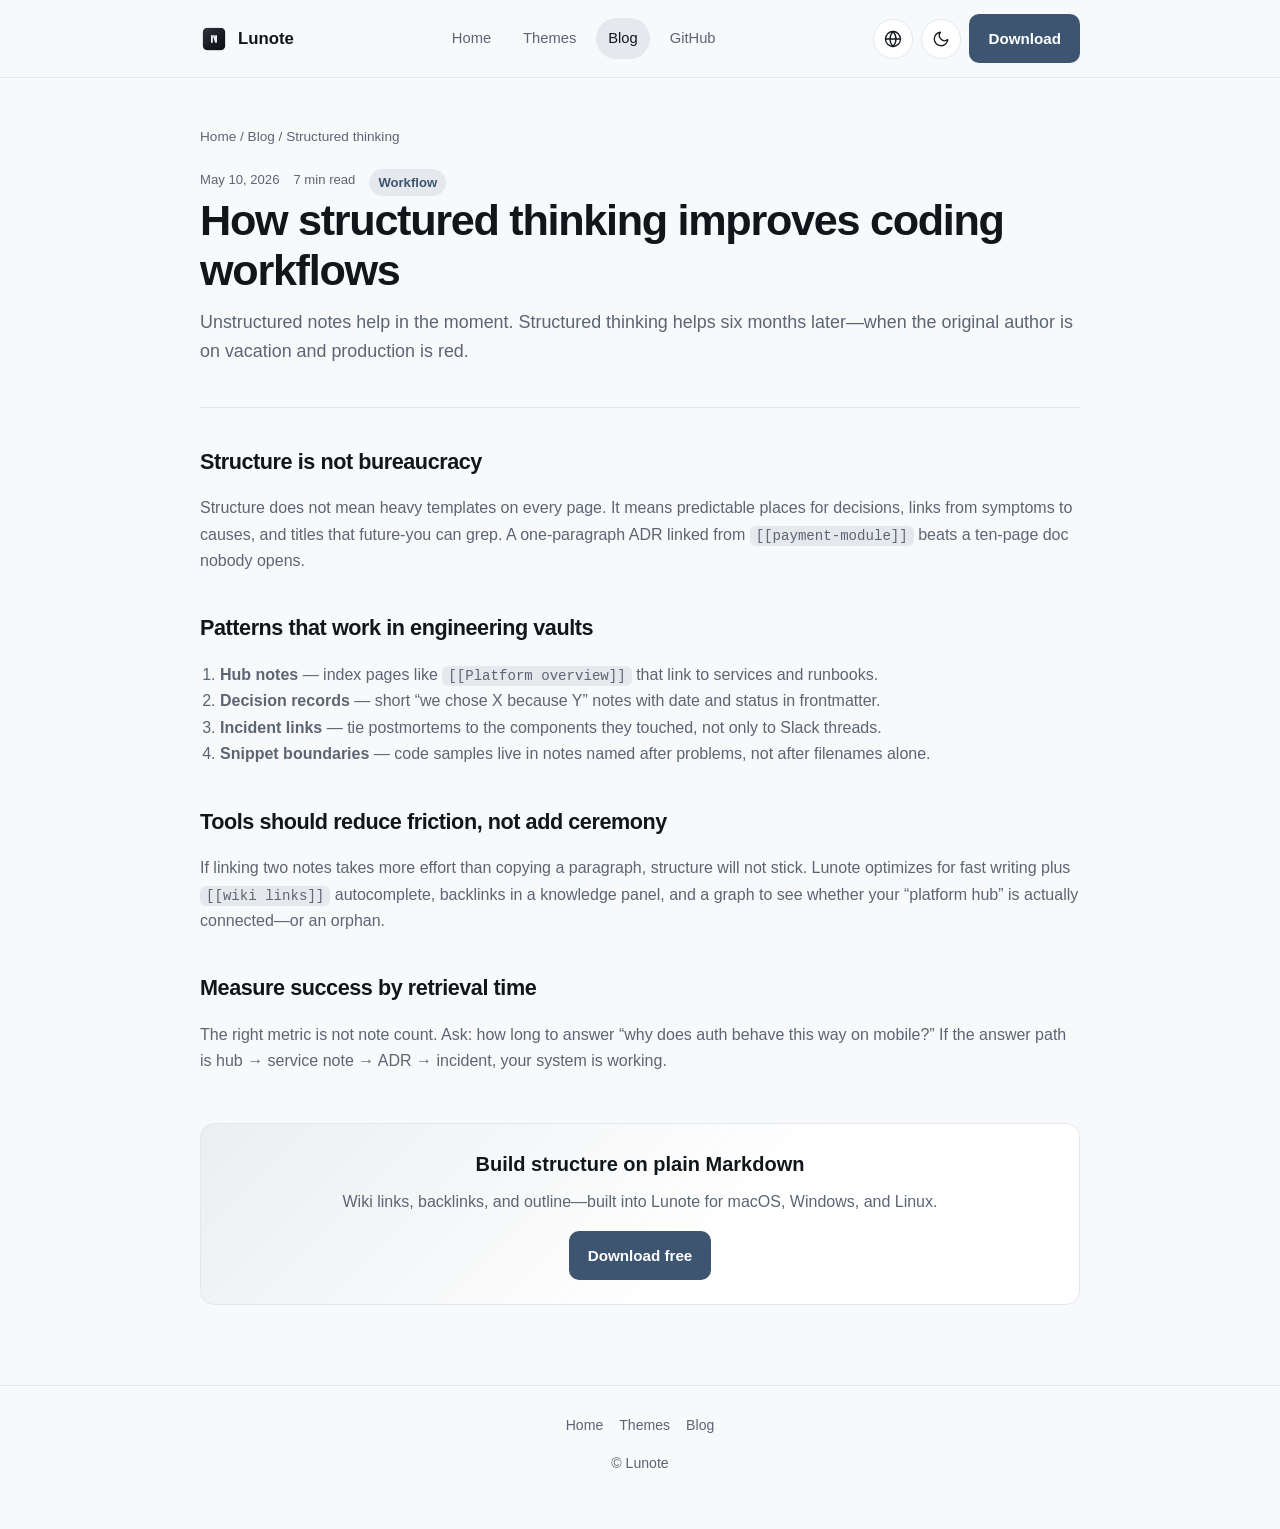
<file: blog/structured-thinking-for-coders/index.html>
<!DOCTYPE html>
<html lang="en">
<head>
  <meta charset="UTF-8" />
  <script>
    try {
      if (localStorage.getItem('lunote-theme') === 'dark') {
        document.documentElement.dataset.theme = 'dark';
      }
    } catch (e) {}
  </script>
  <meta name="viewport" content="width=device-width, initial-scale=1.0" />
  <title>Structured Thinking for Coding Workflows | Lunote Blog</title>
  <meta name="description" content="Link design decisions, ADRs, and runbooks in a connected note graph. How structured thinking improves debugging, onboarding, and team memory." />
  <link rel="canonical" href="https://lunote-code.github.io/blog/structured-thinking-for-coders/" />
  <link rel="alternate" hreflang="en" href="https://lunote-code.github.io/blog/structured-thinking-for-coders/" />
  <link rel="alternate" hreflang="zh-Hans" href="https://lunote-code.github.io/zh/blog/structured-thinking-for-coders/" />
  <link rel="alternate" hreflang="x-default" href="https://lunote-code.github.io/blog/structured-thinking-for-coders/" />
  <link rel="icon" href="/assets/favicon.svg" type="image/svg+xml" />
  <meta property="og:type" content="article" />
  <meta property="og:site_name" content="Lunote" />
  <meta property="og:locale" content="en_US" />
  <meta property="og:url" content="https://lunote-code.github.io/blog/structured-thinking-for-coders/" />
  <meta property="og:title" content="How structured thinking improves coding workflows" />
  <meta property="og:description" content="Linking design decisions, ADRs, and runbooks turns one-off debugging into durable team memory." />
  <meta property="og:image" content="https://raw.githubusercontent.com/lunote-code/lunote/main/docs/assets/screenshots/code-view.png" />
  <meta property="article:published_time" content="2026-05-10" />
  <meta name="twitter:card" content="summary_large_image" />
  <meta name="twitter:title" content="How structured thinking improves coding workflows" />
  <meta name="twitter:description" content="Linking design decisions, ADRs, and runbooks turns one-off debugging into durable team memory." />
  <meta name="twitter:image" content="https://raw.githubusercontent.com/lunote-code/lunote/main/docs/assets/screenshots/code-view.png" />
  <link rel="stylesheet" href="/assets/site.css" />
  <script type="application/ld+json">
  {
    "@context": "https://schema.org",
    "@type": "BlogPosting",
    "headline": "How structured thinking improves coding workflows",
    "description": "Link design decisions, ADRs, and runbooks in a connected note graph. How structured thinking improves debugging, onboarding, and team memory.",
    "datePublished": "2026-05-10",
    "author": { "@type": "Organization", "name": "Lunote" },
    "publisher": { "@type": "Organization", "name": "Lunote", "url": "https://lunote-code.github.io/" },
    "mainEntityOfPage": "https://lunote-code.github.io/blog/structured-thinking-for-coders/",
    "image": "https://raw.githubusercontent.com/lunote-code/lunote/main/docs/assets/screenshots/code-view.png"
  }
  </script>
</head>
<body>
  <a class="skip-link" href="#main">Skip to content</a>
  <header class="site-header">
    <div class="site-header-inner">
      <input type="checkbox" id="nav-toggle" class="nav-switch" aria-hidden="true" tabindex="-1" />
      <a class="brand" href="/"><img src="/assets/favicon.svg" width="28" height="28" alt="" /> Lunote</a>
      <nav class="site-nav" aria-label="Primary">
        <a href="/">Home</a>
        <a href="/#themes">Themes</a>
        <a href="/blog/" aria-current="page">Blog</a>
        <a href="https://github.com/lunote-code/lunote">GitHub</a>
        <a class="btn btn-primary nav-download" href="https://github.com/lunote-code/lunote/releases">Download</a>
      </nav>
      <div class="header-actions">
        <div class="lang-menu">
          <button type="button" class="lang-toggle" aria-haspopup="listbox" aria-expanded="false" aria-label="Select language" title="Select language">
            <svg viewBox="0 0 24 24" aria-hidden="true" fill="none" stroke="currentColor" stroke-width="1.75" stroke-linecap="round" stroke-linejoin="round"><circle cx="12" cy="12" r="10"/><path d="M12 2a14.5 14.5 0 0 0 0 20 14.5 14.5 0 0 0 0-20"/><path d="M2 12h20"/></svg>
          </button>
          <ul class="lang-dropdown" role="listbox" aria-label="Language" hidden></ul>
        </div>
        <input type="checkbox" id="theme-dark" class="theme-switch" aria-label="Dark mode" tabindex="-1" />
        <label for="theme-dark" class="theme-toggle" title="Toggle dark mode">
          <svg class="icon-moon" viewBox="0 0 24 24" aria-hidden="true"><path d="M21 12.79A9 9 0 1 1 11.21 3 7 7 0 0 0 21 12.79z"/></svg>
          <svg class="icon-sun" viewBox="0 0 24 24" aria-hidden="true"><circle cx="12" cy="12" r="4"/><path d="M12 2v2M12 20v2M4.93 4.93l1.41 1.41M17.66 17.66l1.41 1.41M2 12h2M20 12h2M4.93 19.07l1.41-1.41M17.66 6.34l1.41-1.41"/></svg>
        </label>
        <a class="btn btn-primary header-download" href="https://github.com/lunote-code/lunote/releases">Download</a>
      </div>
      <label for="nav-toggle" class="nav-menu-btn" aria-label="Open menu">
        <svg class="nav-icon-open" viewBox="0 0 24 24" aria-hidden="true"><path d="M4 7h16M4 12h16M4 17h16"/></svg>
        <svg class="nav-icon-close" viewBox="0 0 24 24" aria-hidden="true"><path d="M6 6l12 12M18 6 6 18"/></svg>
      </label>
    </div>
  </header>
  <main id="main" class="page">
    <nav class="breadcrumb"><a href="/">Home</a> / <a href="/blog/">Blog</a> / Structured thinking</nav>
    <article>
      <header class="article-header">
        <div class="post-meta"><time datetime="2026-05-10">May 10, 2026</time><span>7 min read</span><span class="post-tag">Workflow</span></div>
        <h1>How structured thinking improves coding workflows</h1>
        <p class="article-intro">
          Unstructured notes help in the moment. Structured thinking helps six months later—when the original author is on vacation and production is red.
        </p>
      </header>
      <div class="article-body">
        <h2>Structure is not bureaucracy</h2>
        <p>
          Structure does not mean heavy templates on every page. It means predictable places for decisions, links from symptoms to causes,
          and titles that future-you can grep. A one-paragraph ADR linked from <code>[[payment-module]]</code> beats a ten-page doc nobody opens.
        </p>
        <h2>Patterns that work in engineering vaults</h2>
        <ol>
          <li><strong>Hub notes</strong> — index pages like <code>[[Platform overview]]</code> that link to services and runbooks.</li>
          <li><strong>Decision records</strong> — short “we chose X because Y” notes with date and status in frontmatter.</li>
          <li><strong>Incident links</strong> — tie postmortems to the components they touched, not only to Slack threads.</li>
          <li><strong>Snippet boundaries</strong> — code samples live in notes named after problems, not after filenames alone.</li>
        </ol>
        <h2>Tools should reduce friction, not add ceremony</h2>
        <p>
          If linking two notes takes more effort than copying a paragraph, structure will not stick.
          Lunote optimizes for fast writing plus <code>[[wiki links]]</code> autocomplete, backlinks in a knowledge panel,
          and a graph to see whether your “platform hub” is actually connected—or an orphan.
        </p>
        <h2>Measure success by retrieval time</h2>
        <p>
          The right metric is not note count. Ask: how long to answer “why does auth behave this way on mobile?”
          If the answer path is hub → service note → ADR → incident, your system is working.
        </p>
      </div>
      <aside class="article-cta">
        <h2>Build structure on plain Markdown</h2>
        <p>Wiki links, backlinks, and outline—built into Lunote for macOS, Windows, and Linux.</p>
        <a class="btn btn-primary" href="https://github.com/lunote-code/lunote/releases">Download free</a>
      </aside>
    </article>
  </main>
  <footer class="site-footer"><nav aria-label="Footer"><a href="/">Home</a><a href="/#themes">Themes</a><a href="/blog/">Blog</a></nav><p>© Lunote</p></footer>
  <script src="/assets/theme.js" defer></script>
</body>
</html>
</file>
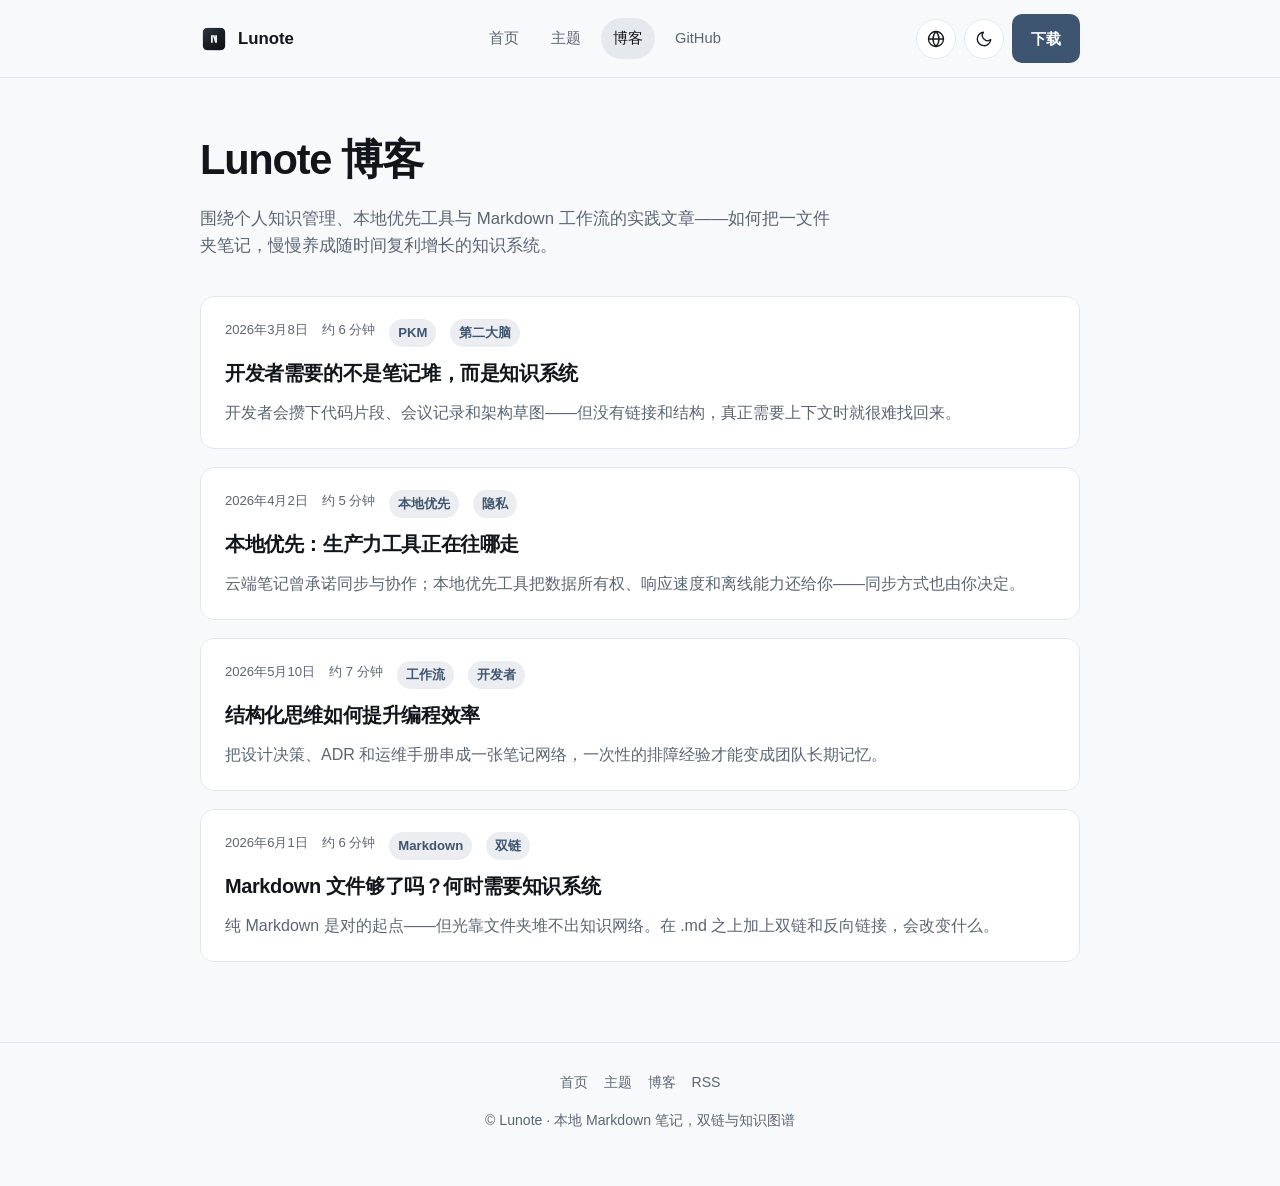
<file: zh/blog/index.html>
<!DOCTYPE html>
<html lang="zh-Hans">
<head>
  <meta charset="UTF-8" />
  <script>
    try {
      if (localStorage.getItem('lunote-theme') === 'dark') {
        document.documentElement.dataset.theme = 'dark';
      }
    } catch (e) {}
  </script>
  <meta name="viewport" content="width=device-width, initial-scale=1.0" />
  <title>Lunote 博客 — 笔记、个人知识管理与开发者效率</title>
  <meta name="description" content="关于本地优先 Markdown 笔记、个人知识管理、双链与开发者工作流的文章——Lunote 是一款在互联 .md 文件中思考与写作的桌面应用。" />
  <link rel="canonical" href="https://lunote-code.github.io/zh/blog/" />
  <link rel="alternate" hreflang="en" href="https://lunote-code.github.io/blog/" />
  <link rel="alternate" hreflang="zh-Hans" href="https://lunote-code.github.io/zh/blog/" />
  <link rel="alternate" hreflang="x-default" href="https://lunote-code.github.io/blog/" />
  <link rel="icon" href="/assets/favicon.svg" type="image/svg+xml" />
  <link rel="alternate" type="application/rss+xml" title="Lunote Blog" href="https://lunote-code.github.io/feed.xml" />
  <meta property="og:type" content="website" />
  <meta property="og:site_name" content="Lunote" />
  <meta property="og:locale" content="zh_CN" />
  <meta property="og:url" content="https://lunote-code.github.io/zh/blog/" />
  <meta property="og:title" content="Lunote 博客" />
  <meta property="og:description" content="本地优先笔记、知识系统与 Markdown 工作流。" />
  <meta property="og:image" content="https://raw.githubusercontent.com/lunote-code/lunote/main/docs/assets/screenshots/head-view.png" />
  <meta name="twitter:card" content="summary_large_image" />
  <link rel="stylesheet" href="/assets/site.css" />
</head>
<body>
  <a class="skip-link" href="#main">跳转到正文</a>
  <header class="site-header">
    <div class="site-header-inner">
      <input type="checkbox" id="nav-toggle" class="nav-switch" aria-hidden="true" tabindex="-1" />
      <a class="brand" href="/zh/"><img src="/assets/favicon.svg" width="28" height="28" alt="" /> Lunote</a>
      <nav class="site-nav" aria-label="主导航">
        <a href="/zh/">首页</a>
        <a href="/zh/#themes">主题</a>
        <a href="/zh/blog/" aria-current="page">博客</a>
        <a href="https://github.com/lunote-code/lunote">GitHub</a>
        <a class="btn btn-primary nav-download" href="https://github.com/lunote-code/lunote/releases">下载</a>
      </nav>
      <div class="header-actions">
        <div class="lang-menu">
          <button type="button" class="lang-toggle" aria-haspopup="listbox" aria-expanded="false" aria-label="选择语言" title="选择语言">
            <svg viewBox="0 0 24 24" aria-hidden="true" fill="none" stroke="currentColor" stroke-width="1.75" stroke-linecap="round" stroke-linejoin="round"><circle cx="12" cy="12" r="10"/><path d="M12 2a14.5 14.5 0 0 0 0 20 14.5 14.5 0 0 0 0-20"/><path d="M2 12h20"/></svg>
          </button>
          <ul class="lang-dropdown" role="listbox" aria-label="语言" hidden></ul>
        </div>
        <input type="checkbox" id="theme-dark" class="theme-switch" aria-label="深色模式" tabindex="-1" />
        <label for="theme-dark" class="theme-toggle" title="切换深色模式">
          <svg class="icon-moon" viewBox="0 0 24 24" aria-hidden="true"><path d="M21 12.79A9 9 0 1 1 11.21 3 7 7 0 0 0 21 12.79z"/></svg>
          <svg class="icon-sun" viewBox="0 0 24 24" aria-hidden="true"><circle cx="12" cy="12" r="4"/><path d="M12 2v2M12 20v2M4.93 4.93l1.41 1.41M17.66 17.66l1.41 1.41M2 12h2M20 12h2M4.93 19.07l1.41-1.41M17.66 6.34l1.41-1.41"/></svg>
        </label>
        <a class="btn btn-primary header-download" href="https://github.com/lunote-code/lunote/releases">下载</a>
      </div>
      <label for="nav-toggle" class="nav-menu-btn" aria-label="打开菜单">
        <svg class="nav-icon-open" viewBox="0 0 24 24" aria-hidden="true"><path d="M4 7h16M4 12h16M4 17h16"/></svg>
        <svg class="nav-icon-close" viewBox="0 0 24 24" aria-hidden="true"><path d="M6 6l12 12M18 6 6 18"/></svg>
      </label>
    </div>
  </header>
  <main id="main" class="page">
    <header class="blog-hero">
      <h1>Lunote 博客</h1>
      <p>围绕个人知识管理、本地优先工具与 Markdown 工作流的实践文章——如何把一文件夹笔记，慢慢养成随时间复利增长的知识系统。</p>
    </header>
    <div class="post-list">
      <a class="post-card" href="/zh/blog/knowledge-system-vs-notes/">
        <div class="post-meta"><time datetime="2026-03-08">2026年3月8日</time><span>约 6 分钟</span><span class="post-tag">PKM</span><span class="post-tag">第二大脑</span></div>
        <h2>开发者需要的不是笔记堆，而是知识系统</h2>
        <p>开发者会攒下代码片段、会议记录和架构草图——但没有链接和结构，真正需要上下文时就很难找回来。</p>
      </a>
      <a class="post-card" href="/zh/blog/local-first-productivity/">
        <div class="post-meta"><time datetime="2026-04-02">2026年4月2日</time><span>约 5 分钟</span><span class="post-tag">本地优先</span><span class="post-tag">隐私</span></div>
        <h2>本地优先：生产力工具正在往哪走</h2>
        <p>云端笔记曾承诺同步与协作；本地优先工具把数据所有权、响应速度和离线能力还给你——同步方式也由你决定。</p>
      </a>
      <a class="post-card" href="/zh/blog/structured-thinking-for-coders/">
        <div class="post-meta"><time datetime="2026-05-10">2026年5月10日</time><span>约 7 分钟</span><span class="post-tag">工作流</span><span class="post-tag">开发者</span></div>
        <h2>结构化思维如何提升编程效率</h2>
        <p>把设计决策、ADR 和运维手册串成一张笔记网络，一次性的排障经验才能变成团队长期记忆。</p>
      </a>
      <a class="post-card" href="/zh/blog/markdown-vs-knowledge-systems/">
        <div class="post-meta"><time datetime="2026-06-01">2026年6月1日</time><span>约 6 分钟</span><span class="post-tag">Markdown</span><span class="post-tag">双链</span></div>
        <h2>Markdown 文件够了吗？何时需要知识系统</h2>
        <p>纯 Markdown 是对的起点——但光靠文件夹堆不出知识网络。在 .md 之上加上双链和反向链接，会改变什么。</p>
      </a>
    </div>
  </main>
  <footer class="site-footer">
    <nav aria-label="页脚"><a href="/zh/">首页</a><a href="/zh/#themes">主题</a><a href="/zh/blog/">博客</a><a href="/feed.xml">RSS</a></nav>
    <p>© Lunote · 本地 Markdown 笔记，双链与知识图谱</p>
  </footer>
  <script src="/assets/theme.js" defer></script>
</body>
</html>
</file>
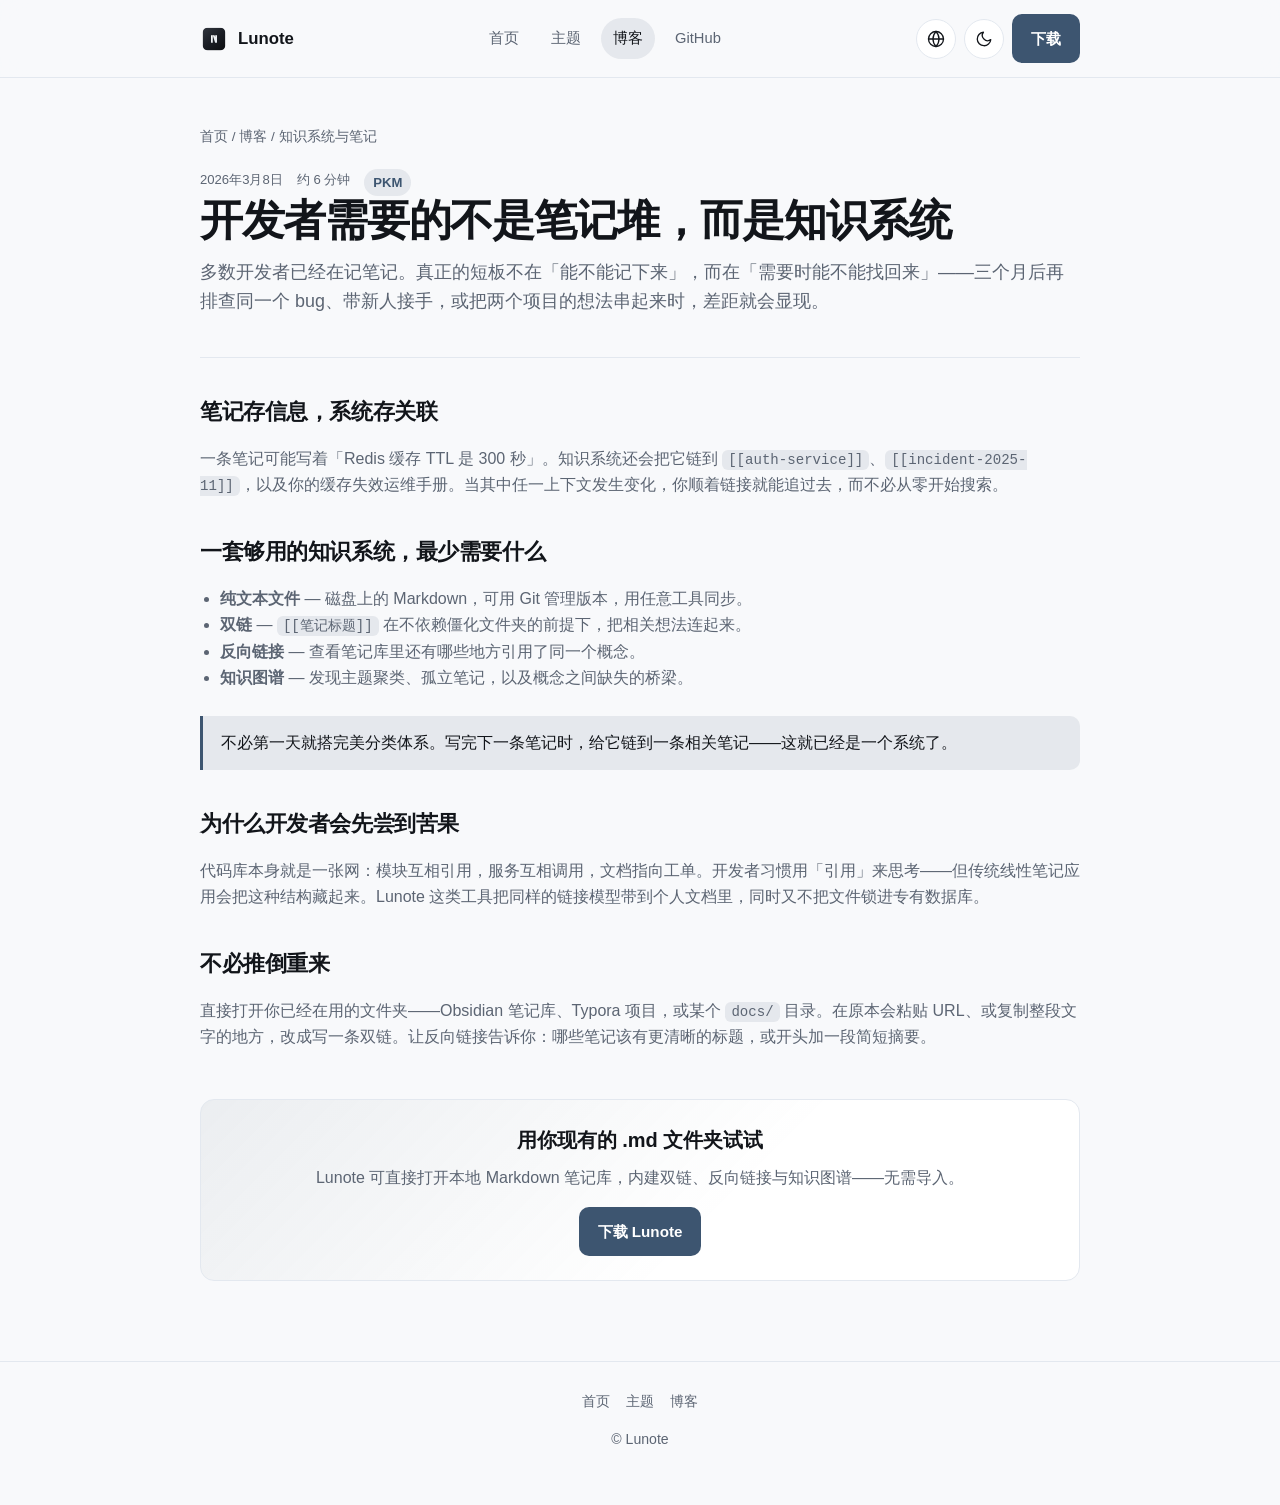
<file: zh/blog/knowledge-system-vs-notes/index.html>
<!DOCTYPE html>
<html lang="zh-Hans">
<head>
  <meta charset="UTF-8" />
  <script>try{if(localStorage.getItem('lunote-theme')==='dark')document.documentElement.dataset.theme='dark';}catch(e){}</script>
  <meta name="viewport" content="width=device-width, initial-scale=1.0" />
  <title>开发者需要的不是笔记堆，而是知识系统 | Lunote 博客</title>
  <meta name="description" content="散落的笔记只能记下事实；知识系统还能记录关系与上下文。了解开发者为何需要双链、反向链接与结构化的个人知识管理。" />
  <link rel="canonical" href="https://lunote-code.github.io/zh/blog/knowledge-system-vs-notes/" />
  <link rel="alternate" hreflang="en" href="https://lunote-code.github.io/blog/knowledge-system-vs-notes/" />
  <link rel="alternate" hreflang="zh-Hans" href="https://lunote-code.github.io/zh/blog/knowledge-system-vs-notes/" />
  <link rel="alternate" hreflang="x-default" href="https://lunote-code.github.io/blog/knowledge-system-vs-notes/" />
  <link rel="icon" href="/assets/favicon.svg" type="image/svg+xml" />
  <meta property="og:type" content="article" />
  <meta property="og:site_name" content="Lunote" />
  <meta property="og:locale" content="zh_CN" />
  <meta property="og:url" content="https://lunote-code.github.io/zh/blog/knowledge-system-vs-notes/" />
  <meta property="og:title" content="开发者需要的不是笔记堆，而是知识系统" />
  <meta property="og:description" content="散落的笔记只能记下事实；知识系统还能留下关系、上下文和可复用的思考方式。" />
  <meta property="og:image" content="https://raw.githubusercontent.com/lunote-code/lunote/main/docs/assets/screenshots/graph.png" />
  <meta property="article:published_time" content="2026-03-08" />
  <meta name="twitter:card" content="summary_large_image" />
  <link rel="stylesheet" href="/assets/site.css" />
</head>
<body>
  <a class="skip-link" href="#main">跳转到正文</a>
  <header class="site-header">
    <div class="site-header-inner">
      <input type="checkbox" id="nav-toggle" class="nav-switch" aria-hidden="true" tabindex="-1" />
      <a class="brand" href="/zh/"><img src="/assets/favicon.svg" width="28" height="28" alt="" /> Lunote</a>
      <nav class="site-nav" aria-label="主导航">
        <a href="/zh/">首页</a>
        <a href="/zh/#themes">主题</a>
        <a href="/zh/blog/" aria-current="page">博客</a>
        <a href="https://github.com/lunote-code/lunote">GitHub</a>
        <a class="btn btn-primary nav-download" href="https://github.com/lunote-code/lunote/releases">下载</a>
      </nav>
      <div class="header-actions">
        <div class="lang-menu">
          <button type="button" class="lang-toggle" aria-haspopup="listbox" aria-expanded="false" aria-label="选择语言" title="选择语言">
            <svg viewBox="0 0 24 24" aria-hidden="true" fill="none" stroke="currentColor" stroke-width="1.75" stroke-linecap="round" stroke-linejoin="round"><circle cx="12" cy="12" r="10"/><path d="M12 2a14.5 14.5 0 0 0 0 20 14.5 14.5 0 0 0 0-20"/><path d="M2 12h20"/></svg>
          </button>
          <ul class="lang-dropdown" role="listbox" aria-label="语言" hidden></ul>
        </div>
        <input type="checkbox" id="theme-dark" class="theme-switch" aria-label="深色模式" tabindex="-1" />
        <label for="theme-dark" class="theme-toggle" title="切换深色模式">
          <svg class="icon-moon" viewBox="0 0 24 24" aria-hidden="true"><path d="M21 12.79A9 9 0 1 1 11.21 3 7 7 0 0 0 21 12.79z"/></svg>
          <svg class="icon-sun" viewBox="0 0 24 24" aria-hidden="true"><circle cx="12" cy="12" r="4"/><path d="M12 2v2M12 20v2M4.93 4.93l1.41 1.41M17.66 17.66l1.41 1.41M2 12h2M20 12h2M4.93 19.07l1.41-1.41M17.66 6.34l1.41-1.41"/></svg>
        </label>
        <a class="btn btn-primary header-download" href="https://github.com/lunote-code/lunote/releases">下载</a>
      </div>
      <label for="nav-toggle" class="nav-menu-btn" aria-label="打开菜单">
        <svg class="nav-icon-open" viewBox="0 0 24 24" aria-hidden="true"><path d="M4 7h16M4 12h16M4 17h16"/></svg>
        <svg class="nav-icon-close" viewBox="0 0 24 24" aria-hidden="true"><path d="M6 6l12 12M18 6 6 18"/></svg>
      </label>
    </div>
  </header>
  <main id="main" class="page">
    <nav class="breadcrumb" aria-label="面包屑"><a href="/zh/">首页</a> / <a href="/zh/blog/">博客</a> / 知识系统与笔记</nav>
    <article>
      <header class="article-header">
        <div class="post-meta"><time datetime="2026-03-08">2026年3月8日</time><span>约 6 分钟</span><span class="post-tag">PKM</span></div>
        <h1>开发者需要的不是笔记堆，而是知识系统</h1>
        <p class="article-intro">多数开发者已经在记笔记。真正的短板不在「能不能记下来」，而在「需要时能不能找回来」——三个月后再排查同一个 bug、带新人接手，或把两个项目的想法串起来时，差距就会显现。</p>
      </header>
      <div class="article-body">
        <h2>笔记存信息，系统存关联</h2>
        <p>一条笔记可能写着「Redis 缓存 TTL 是 300 秒」。知识系统还会把它链到 <code>[[auth-service]]</code>、<code>[[incident-2025-11]]</code>，以及你的缓存失效运维手册。当其中任一上下文发生变化，你顺着链接就能追过去，而不必从零开始搜索。</p>
        <h2>一套够用的知识系统，最少需要什么</h2>
        <ul>
          <li><strong>纯文本文件</strong> — 磁盘上的 Markdown，可用 Git 管理版本，用任意工具同步。</li>
          <li><strong>双链</strong> — <code>[[笔记标题]]</code> 在不依赖僵化文件夹的前提下，把相关想法连起来。</li>
          <li><strong>反向链接</strong> — 查看笔记库里还有哪些地方引用了同一个概念。</li>
          <li><strong>知识图谱</strong> — 发现主题聚类、孤立笔记，以及概念之间缺失的桥梁。</li>
        </ul>
        <blockquote>不必第一天就搭完美分类体系。写完下一条笔记时，给它链到一条相关笔记——这就已经是一个系统了。</blockquote>
        <h2>为什么开发者会先尝到苦果</h2>
        <p>代码库本身就是一张网：模块互相引用，服务互相调用，文档指向工单。开发者习惯用「引用」来思考——但传统线性笔记应用会把这种结构藏起来。Lunote 这类工具把同样的链接模型带到个人文档里，同时又不把文件锁进专有数据库。</p>
        <h2>不必推倒重来</h2>
        <p>直接打开你已经在用的文件夹——Obsidian 笔记库、Typora 项目，或某个 <code>docs/</code> 目录。在原本会粘贴 URL、或复制整段文字的地方，改成写一条双链。让反向链接告诉你：哪些笔记该有更清晰的标题，或开头加一段简短摘要。</p>
      </div>
      <aside class="article-cta">
        <h2>用你现有的 .md 文件夹试试</h2>
        <p>Lunote 可直接打开本地 Markdown 笔记库，内建双链、反向链接与知识图谱——无需导入。</p>
        <a class="btn btn-primary" href="https://github.com/lunote-code/lunote/releases">下载 Lunote</a>
      </aside>
    </article>
  </main>
  <footer class="site-footer"><nav aria-label="页脚"><a href="/zh/">首页</a><a href="/zh/#themes">主题</a><a href="/zh/blog/">博客</a></nav><p>© Lunote</p></footer>
  <script src="/assets/theme.js" defer></script>
</body>
</html>
</file>
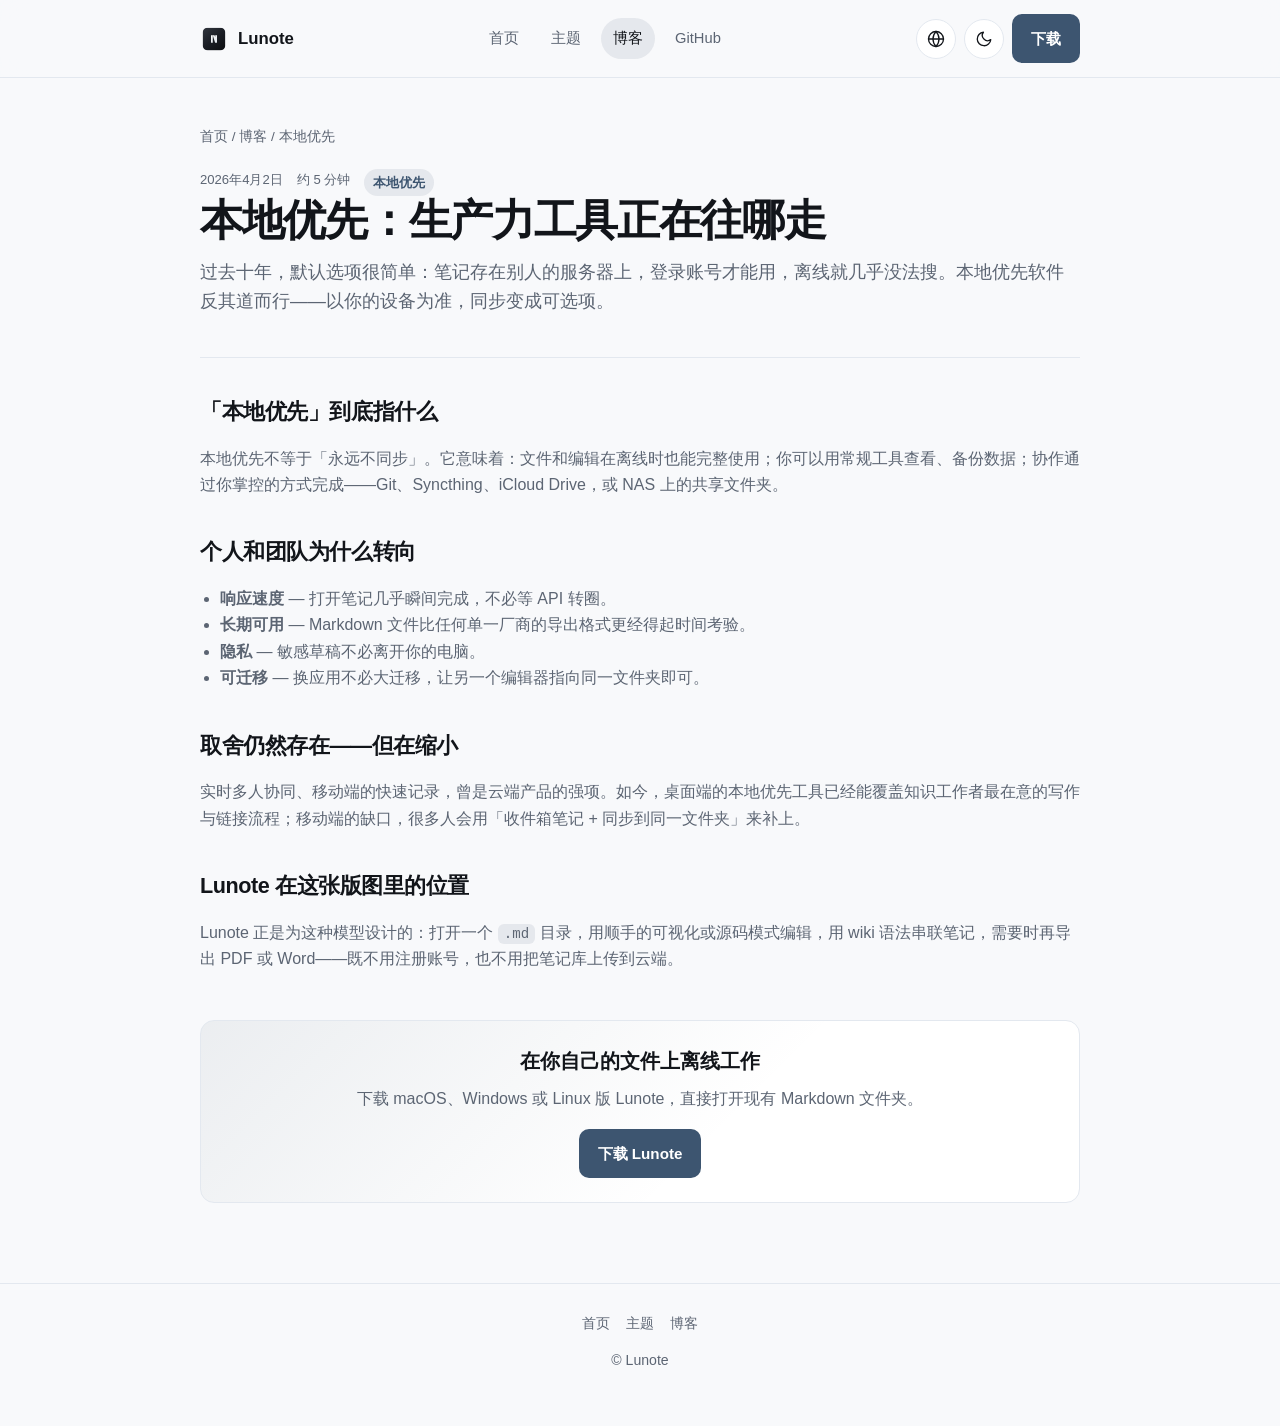
<file: zh/blog/local-first-productivity/index.html>
<!DOCTYPE html>
<html lang="zh-Hans">
<head>
  <meta charset="UTF-8" />
  <script>try{if(localStorage.getItem('lunote-theme')==='dark')document.documentElement.dataset.theme='dark';}catch(e){}</script>
  <meta name="viewport" content="width=device-width, initial-scale=1.0" />
  <title>本地优先：生产力工具正在往哪走 | Lunote 博客</title>
  <meta name="description" content="可离线、基于文件的笔记应用为何重新受到青睐：数据所有权、响应速度、隐私保护，以及按你的方式同步——全部建立在纯 Markdown 文件夹之上。" />
  <link rel="canonical" href="https://lunote-code.github.io/zh/blog/local-first-productivity/" />
  <link rel="alternate" hreflang="en" href="https://lunote-code.github.io/blog/local-first-productivity/" />
  <link rel="alternate" hreflang="zh-Hans" href="https://lunote-code.github.io/zh/blog/local-first-productivity/" />
  <link rel="alternate" hreflang="x-default" href="https://lunote-code.github.io/blog/local-first-productivity/" />
  <link rel="icon" href="/assets/favicon.svg" type="image/svg+xml" />
  <meta property="og:type" content="article" />
  <meta property="og:site_name" content="Lunote" />
  <meta property="og:locale" content="zh_CN" />
  <meta property="og:url" content="https://lunote-code.github.io/zh/blog/local-first-productivity/" />
  <meta property="og:title" content="本地优先：生产力工具正在往哪走" />
  <meta property="og:description" content="云端笔记曾承诺同步；本地优先工具把数据所有权、响应速度和离线能力还给你。" />
  <meta property="og:image" content="https://raw.githubusercontent.com/lunote-code/lunote/main/docs/assets/screenshots/head-view.png" />
  <meta property="article:published_time" content="2026-04-02" />
  <meta name="twitter:card" content="summary_large_image" />
  <link rel="stylesheet" href="/assets/site.css" />
</head>
<body>
  <a class="skip-link" href="#main">跳转到正文</a>
  <header class="site-header">
    <div class="site-header-inner">
      <input type="checkbox" id="nav-toggle" class="nav-switch" aria-hidden="true" tabindex="-1" />
      <a class="brand" href="/zh/"><img src="/assets/favicon.svg" width="28" height="28" alt="" /> Lunote</a>
      <nav class="site-nav" aria-label="主导航">
        <a href="/zh/">首页</a>
        <a href="/zh/#themes">主题</a>
        <a href="/zh/blog/" aria-current="page">博客</a>
        <a href="https://github.com/lunote-code/lunote">GitHub</a>
        <a class="btn btn-primary nav-download" href="https://github.com/lunote-code/lunote/releases">下载</a>
      </nav>
      <div class="header-actions">
        <div class="lang-menu">
          <button type="button" class="lang-toggle" aria-haspopup="listbox" aria-expanded="false" aria-label="选择语言" title="选择语言">
            <svg viewBox="0 0 24 24" aria-hidden="true" fill="none" stroke="currentColor" stroke-width="1.75" stroke-linecap="round" stroke-linejoin="round"><circle cx="12" cy="12" r="10"/><path d="M12 2a14.5 14.5 0 0 0 0 20 14.5 14.5 0 0 0 0-20"/><path d="M2 12h20"/></svg>
          </button>
          <ul class="lang-dropdown" role="listbox" aria-label="语言" hidden></ul>
        </div>
        <input type="checkbox" id="theme-dark" class="theme-switch" aria-label="深色模式" tabindex="-1" />
        <label for="theme-dark" class="theme-toggle" title="切换深色模式">
          <svg class="icon-moon" viewBox="0 0 24 24" aria-hidden="true"><path d="M21 12.79A9 9 0 1 1 11.21 3 7 7 0 0 0 21 12.79z"/></svg>
          <svg class="icon-sun" viewBox="0 0 24 24" aria-hidden="true"><circle cx="12" cy="12" r="4"/><path d="M12 2v2M12 20v2M4.93 4.93l1.41 1.41M17.66 17.66l1.41 1.41M2 12h2M20 12h2M4.93 19.07l1.41-1.41M17.66 6.34l1.41-1.41"/></svg>
        </label>
        <a class="btn btn-primary header-download" href="https://github.com/lunote-code/lunote/releases">下载</a>
      </div>
      <label for="nav-toggle" class="nav-menu-btn" aria-label="打开菜单">
        <svg class="nav-icon-open" viewBox="0 0 24 24" aria-hidden="true"><path d="M4 7h16M4 12h16M4 17h16"/></svg>
        <svg class="nav-icon-close" viewBox="0 0 24 24" aria-hidden="true"><path d="M6 6l12 12M18 6 6 18"/></svg>
      </label>
    </div>
  </header>
  <main id="main" class="page">
    <nav class="breadcrumb" aria-label="面包屑"><a href="/zh/">首页</a> / <a href="/zh/blog/">博客</a> / 本地优先</nav>
    <article>
      <header class="article-header">
        <div class="post-meta"><time datetime="2026-04-02">2026年4月2日</time><span>约 5 分钟</span><span class="post-tag">本地优先</span></div>
        <h1>本地优先：生产力工具正在往哪走</h1>
        <p class="article-intro">过去十年，默认选项很简单：笔记存在别人的服务器上，登录账号才能用，离线就几乎没法搜。本地优先软件反其道而行——以你的设备为准，同步变成可选项。</p>
      </header>
      <div class="article-body">
        <h2>「本地优先」到底指什么</h2>
        <p>本地优先不等于「永远不同步」。它意味着：文件和编辑在离线时也能完整使用；你可以用常规工具查看、备份数据；协作通过你掌控的方式完成——Git、Syncthing、iCloud Drive，或 NAS 上的共享文件夹。</p>
        <h2>个人和团队为什么转向</h2>
        <ul>
          <li><strong>响应速度</strong> — 打开笔记几乎瞬间完成，不必等 API 转圈。</li>
          <li><strong>长期可用</strong> — Markdown 文件比任何单一厂商的导出格式更经得起时间考验。</li>
          <li><strong>隐私</strong> — 敏感草稿不必离开你的电脑。</li>
          <li><strong>可迁移</strong> — 换应用不必大迁移，让另一个编辑器指向同一文件夹即可。</li>
        </ul>
        <h2>取舍仍然存在——但在缩小</h2>
        <p>实时多人协同、移动端的快速记录，曾是云端产品的强项。如今，桌面端的本地优先工具已经能覆盖知识工作者最在意的写作与链接流程；移动端的缺口，很多人会用「收件箱笔记 + 同步到同一文件夹」来补上。</p>
        <h2>Lunote 在这张版图里的位置</h2>
        <p>Lunote 正是为这种模型设计的：打开一个 <code>.md</code> 目录，用顺手的可视化或源码模式编辑，用 wiki 语法串联笔记，需要时再导出 PDF 或 Word——既不用注册账号，也不用把笔记库上传到云端。</p>
      </div>
      <aside class="article-cta">
        <h2>在你自己的文件上离线工作</h2>
        <p>下载 macOS、Windows 或 Linux 版 Lunote，直接打开现有 Markdown 文件夹。</p>
        <a class="btn btn-primary" href="https://github.com/lunote-code/lunote/releases">下载 Lunote</a>
      </aside>
    </article>
  </main>
  <footer class="site-footer"><nav aria-label="页脚"><a href="/zh/">首页</a><a href="/zh/#themes">主题</a><a href="/zh/blog/">博客</a></nav><p>© Lunote</p></footer>
  <script src="/assets/theme.js" defer></script>
</body>
</html>
</file>
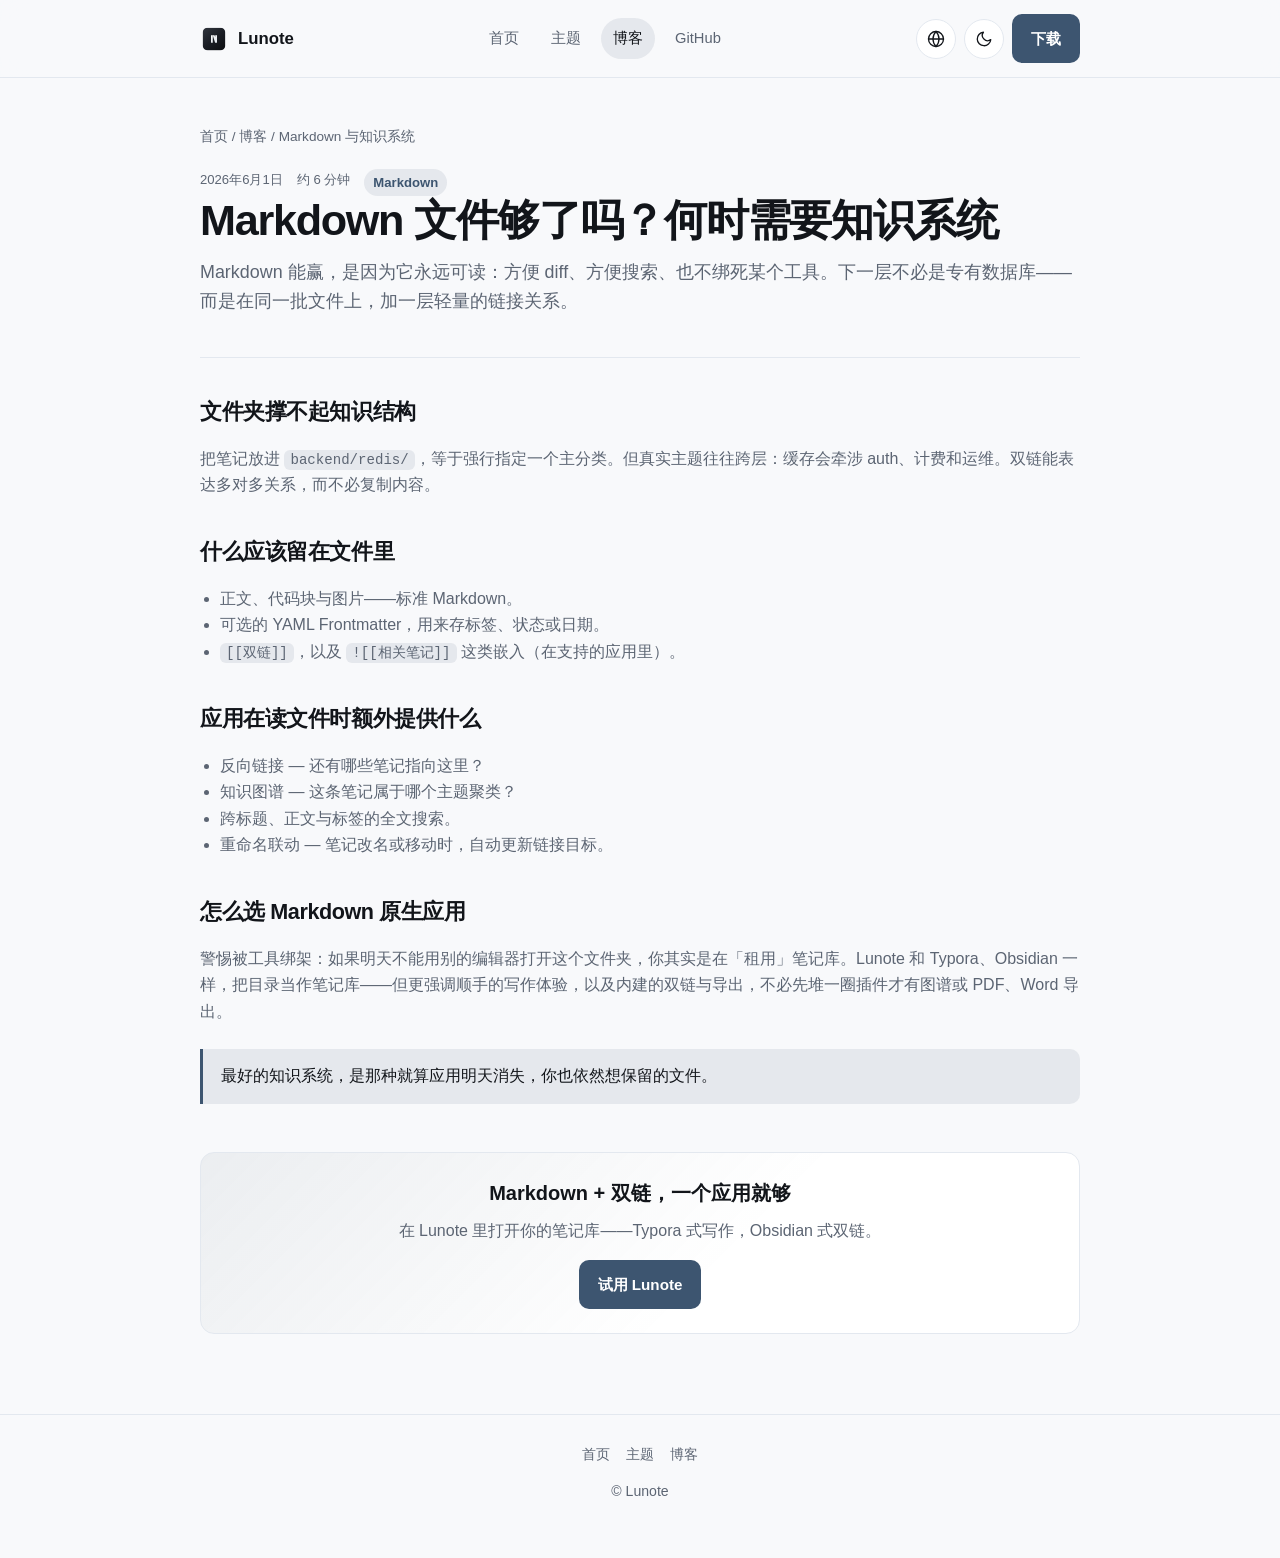
<file: zh/blog/markdown-vs-knowledge-systems/index.html>
<!DOCTYPE html>
<html lang="zh-Hans">
<head>
  <meta charset="UTF-8" />
  <script>try{if(localStorage.getItem('lunote-theme')==='dark')document.documentElement.dataset.theme='dark';}catch(e){}</script>
  <meta name="viewport" content="width=device-width, initial-scale=1.0" />
  <title>Markdown 文件够了吗？何时需要知识系统 | Lunote 博客</title>
  <meta name="description" content="纯 Markdown 是对的起点——但文件夹堆不出知识网络。双链与反向链接在 .md 文件之上，究竟改变了什么。" />
  <link rel="canonical" href="https://lunote-code.github.io/zh/blog/markdown-vs-knowledge-systems/" />
  <link rel="alternate" hreflang="en" href="https://lunote-code.github.io/blog/markdown-vs-knowledge-systems/" />
  <link rel="alternate" hreflang="zh-Hans" href="https://lunote-code.github.io/zh/blog/markdown-vs-knowledge-systems/" />
  <link rel="alternate" hreflang="x-default" href="https://lunote-code.github.io/blog/markdown-vs-knowledge-systems/" />
  <link rel="icon" href="/assets/favicon.svg" type="image/svg+xml" />
  <meta property="og:type" content="article" />
  <meta property="og:site_name" content="Lunote" />
  <meta property="og:locale" content="zh_CN" />
  <meta property="og:url" content="https://lunote-code.github.io/zh/blog/markdown-vs-knowledge-systems/" />
  <meta property="og:title" content="Markdown 文件够了吗？何时需要知识系统" />
  <meta property="og:description" content="纯 Markdown 是对的起点——但文件夹本身撑不起知识结构。双链与反向链接会改变什么。" />
  <meta property="og:image" content="https://raw.githubusercontent.com/lunote-code/lunote/main/docs/assets/screenshots/source-view.png" />
  <meta property="article:published_time" content="2026-06-01" />
  <meta name="twitter:card" content="summary_large_image" />
  <link rel="stylesheet" href="/assets/site.css" />
</head>
<body>
  <a class="skip-link" href="#main">跳转到正文</a>
  <header class="site-header">
    <div class="site-header-inner">
      <input type="checkbox" id="nav-toggle" class="nav-switch" aria-hidden="true" tabindex="-1" />
      <a class="brand" href="/zh/"><img src="/assets/favicon.svg" width="28" height="28" alt="" /> Lunote</a>
      <nav class="site-nav" aria-label="主导航">
        <a href="/zh/">首页</a>
        <a href="/zh/#themes">主题</a>
        <a href="/zh/blog/" aria-current="page">博客</a>
        <a href="https://github.com/lunote-code/lunote">GitHub</a>
        <a class="btn btn-primary nav-download" href="https://github.com/lunote-code/lunote/releases">下载</a>
      </nav>
      <div class="header-actions">
        <div class="lang-menu">
          <button type="button" class="lang-toggle" aria-haspopup="listbox" aria-expanded="false" aria-label="选择语言" title="选择语言">
            <svg viewBox="0 0 24 24" aria-hidden="true" fill="none" stroke="currentColor" stroke-width="1.75" stroke-linecap="round" stroke-linejoin="round"><circle cx="12" cy="12" r="10"/><path d="M12 2a14.5 14.5 0 0 0 0 20 14.5 14.5 0 0 0 0-20"/><path d="M2 12h20"/></svg>
          </button>
          <ul class="lang-dropdown" role="listbox" aria-label="语言" hidden></ul>
        </div>
        <input type="checkbox" id="theme-dark" class="theme-switch" aria-label="深色模式" tabindex="-1" />
        <label for="theme-dark" class="theme-toggle" title="切换深色模式">
          <svg class="icon-moon" viewBox="0 0 24 24" aria-hidden="true"><path d="M21 12.79A9 9 0 1 1 11.21 3 7 7 0 0 0 21 12.79z"/></svg>
          <svg class="icon-sun" viewBox="0 0 24 24" aria-hidden="true"><circle cx="12" cy="12" r="4"/><path d="M12 2v2M12 20v2M4.93 4.93l1.41 1.41M17.66 17.66l1.41 1.41M2 12h2M20 12h2M4.93 19.07l1.41-1.41M17.66 6.34l1.41-1.41"/></svg>
        </label>
        <a class="btn btn-primary header-download" href="https://github.com/lunote-code/lunote/releases">下载</a>
      </div>
      <label for="nav-toggle" class="nav-menu-btn" aria-label="打开菜单">
        <svg class="nav-icon-open" viewBox="0 0 24 24" aria-hidden="true"><path d="M4 7h16M4 12h16M4 17h16"/></svg>
        <svg class="nav-icon-close" viewBox="0 0 24 24" aria-hidden="true"><path d="M6 6l12 12M18 6 6 18"/></svg>
      </label>
    </div>
  </header>
  <main id="main" class="page">
    <nav class="breadcrumb" aria-label="面包屑"><a href="/zh/">首页</a> / <a href="/zh/blog/">博客</a> / Markdown 与知识系统</nav>
    <article>
      <header class="article-header">
        <div class="post-meta"><time datetime="2026-06-01">2026年6月1日</time><span>约 6 分钟</span><span class="post-tag">Markdown</span></div>
        <h1>Markdown 文件够了吗？何时需要知识系统</h1>
        <p class="article-intro">Markdown 能赢，是因为它永远可读：方便 diff、方便搜索、也不绑死某个工具。下一层不必是专有数据库——而是在同一批文件上，加一层轻量的链接关系。</p>
      </header>
      <div class="article-body">
        <h2>文件夹撑不起知识结构</h2>
        <p>把笔记放进 <code>backend/redis/</code>，等于强行指定一个主分类。但真实主题往往跨层：缓存会牵涉 auth、计费和运维。双链能表达多对多关系，而不必复制内容。</p>
        <h2>什么应该留在文件里</h2>
        <ul>
          <li>正文、代码块与图片——标准 Markdown。</li>
          <li>可选的 YAML Frontmatter，用来存标签、状态或日期。</li>
          <li><code>[[双链]]</code>，以及 <code>![[相关笔记]]</code> 这类嵌入（在支持的应用里）。</li>
        </ul>
        <h2>应用在读文件时额外提供什么</h2>
        <ul>
          <li>反向链接 — 还有哪些笔记指向这里？</li>
          <li>知识图谱 — 这条笔记属于哪个主题聚类？</li>
          <li>跨标题、正文与标签的全文搜索。</li>
          <li>重命名联动 — 笔记改名或移动时，自动更新链接目标。</li>
        </ul>
        <h2>怎么选 Markdown 原生应用</h2>
        <p>警惕被工具绑架：如果明天不能用别的编辑器打开这个文件夹，你其实是在「租用」笔记库。Lunote 和 Typora、Obsidian 一样，把目录当作笔记库——但更强调顺手的写作体验，以及内建的双链与导出，不必先堆一圈插件才有图谱或 PDF、Word 导出。</p>
        <blockquote>最好的知识系统，是那种就算应用明天消失，你也依然想保留的文件。</blockquote>
      </div>
      <aside class="article-cta">
        <h2>Markdown + 双链，一个应用就够</h2>
        <p>在 Lunote 里打开你的笔记库——Typora 式写作，Obsidian 式双链。</p>
        <a class="btn btn-primary" href="https://github.com/lunote-code/lunote/releases">试用 Lunote</a>
      </aside>
    </article>
  </main>
  <footer class="site-footer"><nav aria-label="页脚"><a href="/zh/">首页</a><a href="/zh/#themes">主题</a><a href="/zh/blog/">博客</a></nav><p>© Lunote</p></footer>
  <script src="/assets/theme.js" defer></script>
</body>
</html>
</file>
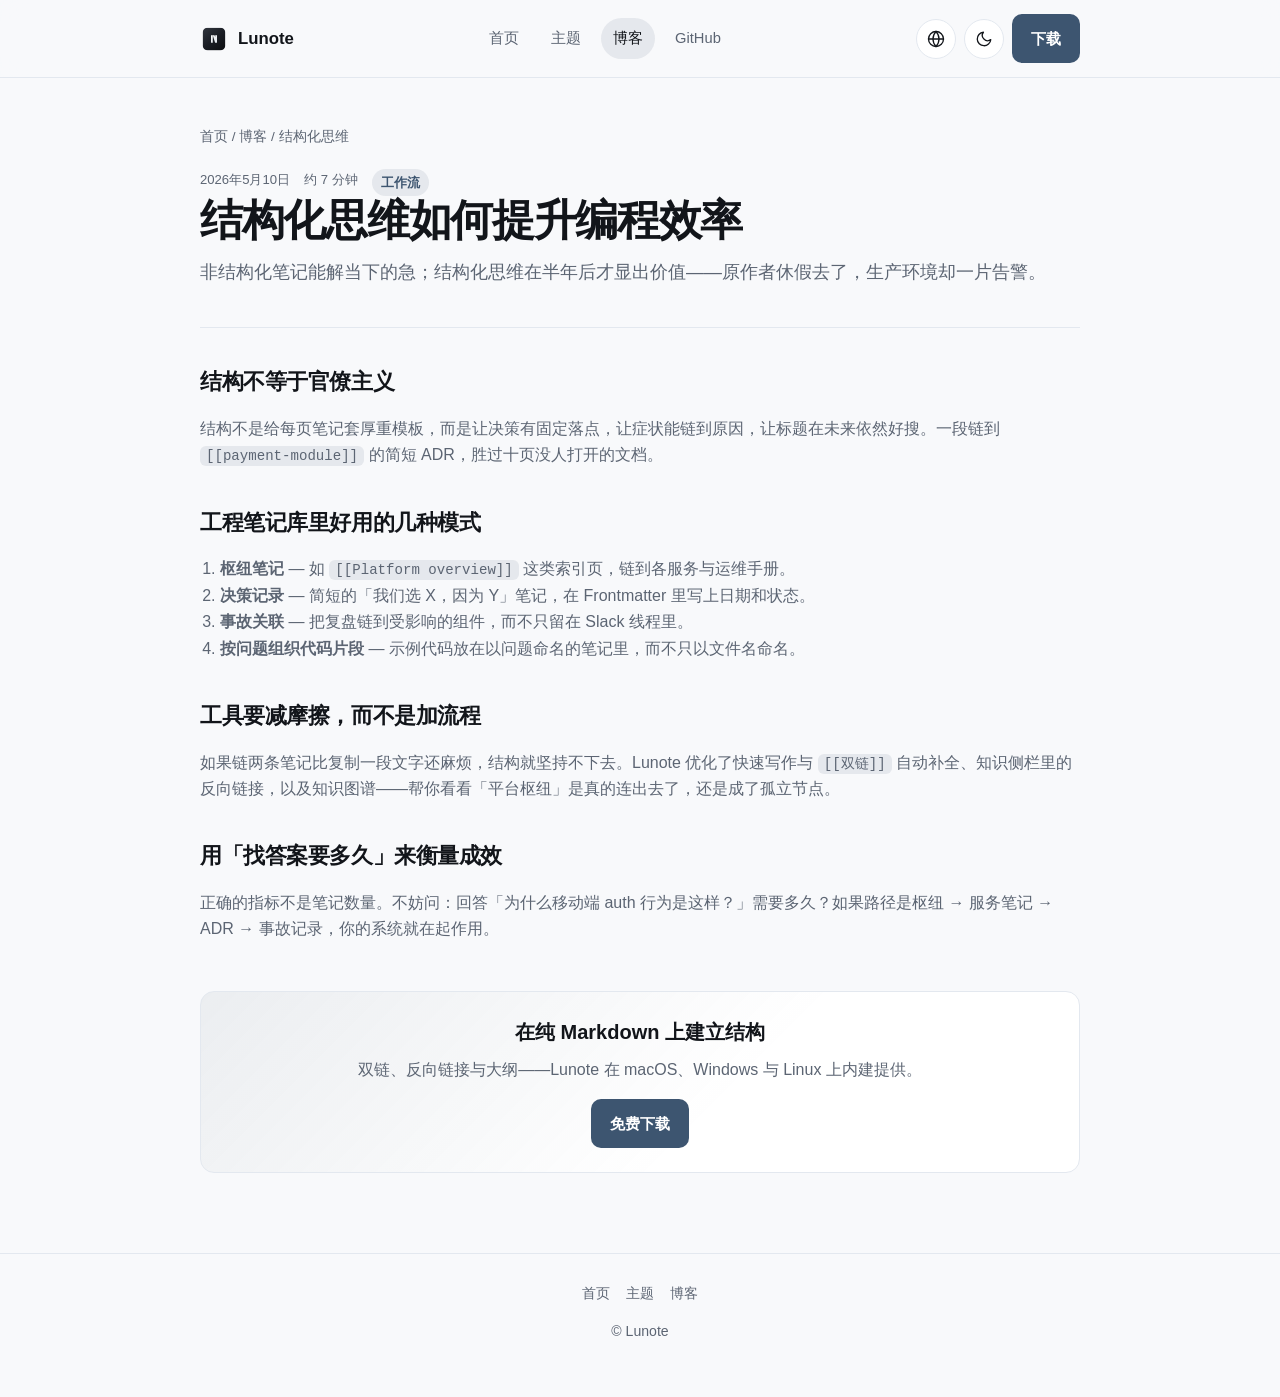
<file: zh/blog/structured-thinking-for-coders/index.html>
<!DOCTYPE html>
<html lang="zh-Hans">
<head>
  <meta charset="UTF-8" />
  <script>try{if(localStorage.getItem('lunote-theme')==='dark')document.documentElement.dataset.theme='dark';}catch(e){}</script>
  <meta name="viewport" content="width=device-width, initial-scale=1.0" />
  <title>结构化思维如何提升编程效率 | Lunote 博客</title>
  <meta name="description" content="把设计决策、ADR 和运维手册串成互联的笔记网络。结构化思维如何改善排障、新人上手与团队记忆。" />
  <link rel="canonical" href="https://lunote-code.github.io/zh/blog/structured-thinking-for-coders/" />
  <link rel="alternate" hreflang="en" href="https://lunote-code.github.io/blog/structured-thinking-for-coders/" />
  <link rel="alternate" hreflang="zh-Hans" href="https://lunote-code.github.io/zh/blog/structured-thinking-for-coders/" />
  <link rel="alternate" hreflang="x-default" href="https://lunote-code.github.io/blog/structured-thinking-for-coders/" />
  <link rel="icon" href="/assets/favicon.svg" type="image/svg+xml" />
  <meta property="og:type" content="article" />
  <meta property="og:site_name" content="Lunote" />
  <meta property="og:locale" content="zh_CN" />
  <meta property="og:url" content="https://lunote-code.github.io/zh/blog/structured-thinking-for-coders/" />
  <meta property="og:title" content="结构化思维如何提升编程效率" />
  <meta property="og:description" content="把设计决策、ADR 和运维手册串起来，一次性的排障经验才能变成团队长期记忆。" />
  <meta property="og:image" content="https://raw.githubusercontent.com/lunote-code/lunote/main/docs/assets/screenshots/code-view.png" />
  <meta property="article:published_time" content="2026-05-10" />
  <meta name="twitter:card" content="summary_large_image" />
  <link rel="stylesheet" href="/assets/site.css" />
</head>
<body>
  <a class="skip-link" href="#main">跳转到正文</a>
  <header class="site-header">
    <div class="site-header-inner">
      <input type="checkbox" id="nav-toggle" class="nav-switch" aria-hidden="true" tabindex="-1" />
      <a class="brand" href="/zh/"><img src="/assets/favicon.svg" width="28" height="28" alt="" /> Lunote</a>
      <nav class="site-nav" aria-label="主导航">
        <a href="/zh/">首页</a>
        <a href="/zh/#themes">主题</a>
        <a href="/zh/blog/" aria-current="page">博客</a>
        <a href="https://github.com/lunote-code/lunote">GitHub</a>
        <a class="btn btn-primary nav-download" href="https://github.com/lunote-code/lunote/releases">下载</a>
      </nav>
      <div class="header-actions">
        <div class="lang-menu">
          <button type="button" class="lang-toggle" aria-haspopup="listbox" aria-expanded="false" aria-label="选择语言" title="选择语言">
            <svg viewBox="0 0 24 24" aria-hidden="true" fill="none" stroke="currentColor" stroke-width="1.75" stroke-linecap="round" stroke-linejoin="round"><circle cx="12" cy="12" r="10"/><path d="M12 2a14.5 14.5 0 0 0 0 20 14.5 14.5 0 0 0 0-20"/><path d="M2 12h20"/></svg>
          </button>
          <ul class="lang-dropdown" role="listbox" aria-label="语言" hidden></ul>
        </div>
        <input type="checkbox" id="theme-dark" class="theme-switch" aria-label="深色模式" tabindex="-1" />
        <label for="theme-dark" class="theme-toggle" title="切换深色模式">
          <svg class="icon-moon" viewBox="0 0 24 24" aria-hidden="true"><path d="M21 12.79A9 9 0 1 1 11.21 3 7 7 0 0 0 21 12.79z"/></svg>
          <svg class="icon-sun" viewBox="0 0 24 24" aria-hidden="true"><circle cx="12" cy="12" r="4"/><path d="M12 2v2M12 20v2M4.93 4.93l1.41 1.41M17.66 17.66l1.41 1.41M2 12h2M20 12h2M4.93 19.07l1.41-1.41M17.66 6.34l1.41-1.41"/></svg>
        </label>
        <a class="btn btn-primary header-download" href="https://github.com/lunote-code/lunote/releases">下载</a>
      </div>
      <label for="nav-toggle" class="nav-menu-btn" aria-label="打开菜单">
        <svg class="nav-icon-open" viewBox="0 0 24 24" aria-hidden="true"><path d="M4 7h16M4 12h16M4 17h16"/></svg>
        <svg class="nav-icon-close" viewBox="0 0 24 24" aria-hidden="true"><path d="M6 6l12 12M18 6 6 18"/></svg>
      </label>
    </div>
  </header>
  <main id="main" class="page">
    <nav class="breadcrumb" aria-label="面包屑"><a href="/zh/">首页</a> / <a href="/zh/blog/">博客</a> / 结构化思维</nav>
    <article>
      <header class="article-header">
        <div class="post-meta"><time datetime="2026-05-10">2026年5月10日</time><span>约 7 分钟</span><span class="post-tag">工作流</span></div>
        <h1>结构化思维如何提升编程效率</h1>
        <p class="article-intro">非结构化笔记能解当下的急；结构化思维在半年后才显出价值——原作者休假去了，生产环境却一片告警。</p>
      </header>
      <div class="article-body">
        <h2>结构不等于官僚主义</h2>
        <p>结构不是给每页笔记套厚重模板，而是让决策有固定落点，让症状能链到原因，让标题在未来依然好搜。一段链到 <code>[[payment-module]]</code> 的简短 ADR，胜过十页没人打开的文档。</p>
        <h2>工程笔记库里好用的几种模式</h2>
        <ol>
          <li><strong>枢纽笔记</strong> — 如 <code>[[Platform overview]]</code> 这类索引页，链到各服务与运维手册。</li>
          <li><strong>决策记录</strong> — 简短的「我们选 X，因为 Y」笔记，在 Frontmatter 里写上日期和状态。</li>
          <li><strong>事故关联</strong> — 把复盘链到受影响的组件，而不只留在 Slack 线程里。</li>
          <li><strong>按问题组织代码片段</strong> — 示例代码放在以问题命名的笔记里，而不只以文件名命名。</li>
        </ol>
        <h2>工具要减摩擦，而不是加流程</h2>
        <p>如果链两条笔记比复制一段文字还麻烦，结构就坚持不下去。Lunote 优化了快速写作与 <code>[[双链]]</code> 自动补全、知识侧栏里的反向链接，以及知识图谱——帮你看看「平台枢纽」是真的连出去了，还是成了孤立节点。</p>
        <h2>用「找答案要多久」来衡量成效</h2>
        <p>正确的指标不是笔记数量。不妨问：回答「为什么移动端 auth 行为是这样？」需要多久？如果路径是枢纽 → 服务笔记 → ADR → 事故记录，你的系统就在起作用。</p>
      </div>
      <aside class="article-cta">
        <h2>在纯 Markdown 上建立结构</h2>
        <p>双链、反向链接与大纲——Lunote 在 macOS、Windows 与 Linux 上内建提供。</p>
        <a class="btn btn-primary" href="https://github.com/lunote-code/lunote/releases">免费下载</a>
      </aside>
    </article>
  </main>
  <footer class="site-footer"><nav aria-label="页脚"><a href="/zh/">首页</a><a href="/zh/#themes">主题</a><a href="/zh/blog/">博客</a></nav><p>© Lunote</p></footer>
  <script src="/assets/theme.js" defer></script>
</body>
</html>
</file>
<file: assets/site.css>
:root {
  --bg: #f8f9fb;
  --bg-elevated: #ffffff;
  --text: #12151a;
  --text-muted: #5c6573;
  --border: #e3e8ef;
  --accent: #3d5570;
  --accent-soft: rgba(61, 85, 112, 0.1);
  --accent-hover: #2f4358;
  --hero-glow: rgba(61, 85, 112, 0.08);
  --shadow: 0 12px 40px rgba(18, 21, 26, 0.08);
  --radius: 14px;
  --radius-sm: 10px;
  --max: 920px;
  --font: "Segoe UI", -apple-system, BlinkMacSystemFont, Roboto, "Helvetica Neue", Arial, sans-serif;
  --font-mono: ui-monospace, "SF Mono", Menlo, Monaco, Consolas, monospace;
}

html:has(#theme-dark:checked),
html[data-theme="dark"] {
  --bg: #0d1117;
  --bg-elevated: #161b22;
  --text: #eef2f7;
  --text-muted: #9aa4b2;
  --border: #2a3140;
  --accent: #8ba3bd;
  --accent-soft: rgba(139, 163, 189, 0.12);
  --accent-hover: #a8bdd3;
  --hero-glow: rgba(139, 163, 189, 0.12);
  --shadow: 0 16px 48px rgba(0, 0, 0, 0.35);
}

.theme-switch {
  position: fixed;
  left: -9999px;
  top: auto;
  width: 1px;
  height: 1px;
  padding: 0;
  margin: 0;
  overflow: hidden;
  clip: rect(0, 0, 0, 0);
  white-space: nowrap;
  border: 0;
  opacity: 0;
  pointer-events: none;
}

*,
*::before,
*::after {
  box-sizing: border-box;
}

html {
  scroll-behavior: smooth;
}

body {
  margin: 0;
  font-family: var(--font);
  background: var(--bg);
  color: var(--text);
  line-height: 1.65;
  transition: background 0.25s ease, color 0.25s ease;
}

a {
  color: var(--accent);
  text-decoration-thickness: 1px;
  text-underline-offset: 3px;
}

a:hover {
  color: var(--accent-hover);
}

img {
  max-width: 100%;
  height: auto;
  display: block;
}

.skip-link {
  position: absolute;
  left: -9999px;
  top: 0;
  padding: 8px 16px;
  background: var(--accent);
  color: #fff;
  z-index: 1000;
}

.skip-link:focus {
  left: 16px;
  top: 16px;
}

.site-header {
  position: sticky;
  top: 0;
  z-index: 50;
  backdrop-filter: blur(12px);
  background: color-mix(in srgb, var(--bg) 88%, transparent);
  border-bottom: 1px solid var(--border);
}

.nav-switch {
  position: absolute;
  width: 1px;
  height: 1px;
  padding: 0;
  margin: -1px;
  overflow: hidden;
  clip: rect(0, 0, 0, 0);
  white-space: nowrap;
  border: 0;
}

.nav-menu-btn {
  display: none;
  align-items: center;
  justify-content: center;
  width: 40px;
  height: 40px;
  border: 1px solid var(--border);
  border-radius: 999px;
  background: var(--bg-elevated);
  color: var(--text);
  cursor: pointer;
  flex-shrink: 0;
}

.nav-menu-btn svg {
  width: 18px;
  height: 18px;
  fill: none;
  stroke: currentColor;
  stroke-width: 2;
  stroke-linecap: round;
}

.nav-icon-close {
  display: none;
}

#nav-toggle:checked ~ .nav-menu-btn .nav-icon-open {
  display: none;
}

#nav-toggle:checked ~ .nav-menu-btn .nav-icon-close {
  display: block;
}

.site-nav .nav-download {
  display: none;
}

.site-header-inner {
  max-width: var(--max);
  margin: 0 auto;
  padding: 14px 20px;
  display: flex;
  align-items: center;
  justify-content: space-between;
  gap: 12px;
  position: relative;
}

.site-nav {
  display: flex;
  align-items: center;
  justify-content: center;
  gap: 8px;
  flex: 1;
}

.brand {
  display: inline-flex;
  align-items: center;
  gap: 10px;
  font-weight: 700;
  font-size: 1.05rem;
  color: var(--text);
  text-decoration: none;
  flex-shrink: 0;
}

.brand img {
  width: 28px;
  height: 28px;
  border-radius: 7px;
}

.site-nav a:not(.btn) {
  color: var(--text-muted);
  text-decoration: none;
  font-size: 0.92rem;
  padding: 8px 12px;
  border-radius: 999px;
  transition: background 0.15s ease, color 0.15s ease;
}

.site-nav a:not(.btn):hover,
.site-nav a:not(.btn)[aria-current="page"] {
  color: var(--text);
  background: var(--accent-soft);
}

.header-actions {
  display: flex;
  align-items: center;
  gap: 8px;
  flex-shrink: 0;
}

.lang-menu {
  position: relative;
  flex-shrink: 0;
}

.lang-toggle,
.theme-toggle {
  border: 1px solid var(--border);
  background: var(--bg-elevated);
  color: var(--text);
  border-radius: 999px;
  width: 40px;
  height: 40px;
  padding: 0;
  display: inline-flex;
  align-items: center;
  justify-content: center;
  cursor: pointer;
  line-height: 0;
  flex-shrink: 0;
  text-decoration: none;
  font: inherit;
  appearance: none;
  -webkit-appearance: none;
  transition: border-color 0.15s ease, background 0.15s ease, color 0.15s ease;
}

.lang-toggle:hover,
.lang-menu.is-open .lang-toggle,
.theme-toggle:hover {
  border-color: var(--accent);
  color: var(--accent);
}

.lang-dropdown {
  position: absolute;
  top: calc(100% + 6px);
  right: 0;
  min-width: 148px;
  margin: 0;
  padding: 6px;
  list-style: none;
  background: var(--bg-elevated);
  border: 1px solid var(--border);
  border-radius: var(--radius-sm);
  box-shadow: var(--shadow);
  z-index: 60;
}

.lang-dropdown[hidden] {
  display: none;
}

.lang-menu.is-open .lang-dropdown {
  display: block;
}

.lang-dropdown a {
  display: block;
  padding: 8px 12px;
  border-radius: 6px;
  color: var(--text);
  text-decoration: none;
  font-size: 0.9rem;
  white-space: nowrap;
}

.lang-dropdown a:hover {
  background: var(--accent-soft);
  color: var(--accent);
}

.lang-dropdown a.is-current {
  font-weight: 600;
  color: var(--accent);
  background: var(--accent-soft);
  pointer-events: none;
}

.lang-toggle svg,
.theme-toggle svg {
  width: 18px;
  height: 18px;
  display: block;
  flex-shrink: 0;
}

.lang-toggle svg circle,
.lang-toggle svg path,
.lang-toggle svg line {
  fill: none;
  stroke: currentColor;
  stroke-width: 1.75;
  stroke-linecap: round;
  stroke-linejoin: round;
}

.theme-toggle svg {
  fill: none;
  stroke: currentColor;
  stroke-width: 1.75;
  stroke-linecap: round;
  stroke-linejoin: round;
}

.theme-toggle .icon-sun {
  display: none;
}

.theme-toggle .icon-moon {
  display: block;
}

html:has(#theme-dark:checked) .theme-toggle .icon-sun,
html[data-theme="dark"] .theme-toggle .icon-sun {
  display: block;
}

html:has(#theme-dark:checked) .theme-toggle .icon-moon,
html[data-theme="dark"] .theme-toggle .icon-moon {
  display: none;
}

.media-shot {
  border-radius: var(--radius);
  border: 1px solid var(--border);
  box-shadow: var(--shadow);
  background: radial-gradient(circle at 50% 0%, var(--hero-glow), transparent 55%), var(--bg-elevated);
  overflow: hidden;
  transition: border-color 0.25s ease, box-shadow 0.25s ease;
}

.media-shot img {
  width: 100%;
  height: auto;
  transition: filter 0.35s ease, opacity 0.35s ease;
}

.btn {
  display: inline-flex;
  align-items: center;
  justify-content: center;
  gap: 6px;
  padding: 11px 18px;
  border-radius: var(--radius-sm);
  font-weight: 600;
  font-size: 0.95rem;
  text-decoration: none;
  border: 1px solid transparent;
  transition: transform 0.15s ease, background 0.15s ease, border-color 0.15s ease;
}

.btn:hover {
  transform: translateY(-1px);
}

.btn-primary {
  background: var(--accent);
  color: #fff;
}

.btn-primary:hover {
  background: var(--accent-hover);
  color: #fff;
}

.btn-secondary {
  background: var(--bg-elevated);
  border-color: var(--border);
  color: var(--text);
}

.btn-secondary:hover {
  border-color: var(--accent);
  color: var(--text);
}

.page {
  max-width: var(--max);
  margin: 0 auto;
  padding: 48px 20px 80px;
}

.hero {
  text-align: center;
  padding: 32px 0 24px;
}

.hero-badge {
  display: inline-block;
  font-size: 0.78rem;
  letter-spacing: 0.06em;
  text-transform: uppercase;
  font-weight: 600;
  color: var(--accent);
  background: var(--accent-soft);
  padding: 6px 12px;
  border-radius: 999px;
  margin-bottom: 18px;
}

.hero h1 {
  font-size: clamp(2.2rem, 5vw, 3.4rem);
  line-height: 1.08;
  letter-spacing: -0.03em;
  margin: 0 0 14px;
}

.hero-lead {
  font-size: clamp(1.05rem, 2.2vw, 1.25rem);
  color: var(--text-muted);
  max-width: 680px;
  margin: 0 auto 28px;
}

.hero-cta {
  display: flex;
  flex-wrap: wrap;
  gap: 10px;
  justify-content: center;
  margin-bottom: 36px;
}

.hero-shot {
  border-radius: var(--radius);
  border: 1px solid var(--border);
  box-shadow: var(--shadow);
  background: radial-gradient(circle at 50% 0%, var(--hero-glow), transparent 55%), var(--bg-elevated);
  overflow: hidden;
}

.hero-carousel {
  position: relative;
  width: 100%;
  max-width: 900px;
  margin: 0 auto;
  overflow-anchor: none;
}

.carousel-viewport {
  display: grid;
  width: 100%;
  overflow: hidden;
}

.carousel-slide {
  grid-area: 1 / 1;
  width: 100%;
  margin: 0;
  opacity: 0;
  z-index: 0;
  pointer-events: none;
  transition: opacity 0.85s ease-in-out;
}

.hero-carousel:not(:has(#hero-slide-2:checked)):not(:has(#hero-slide-3:checked)) .carousel-slide:nth-child(1),
.hero-carousel:has(#hero-slide-1:checked) .carousel-slide:nth-child(1),
.hero-carousel:has(#hero-slide-2:checked) .carousel-slide:nth-child(2),
.hero-carousel:has(#hero-slide-3:checked) .carousel-slide:nth-child(3) {
  opacity: 1;
  z-index: 1;
  pointer-events: auto;
}

@media (prefers-reduced-motion: reduce) {
  .carousel-slide {
    transition: none;
  }
}

.carousel-slide img {
  width: 100%;
  max-width: 100%;
  height: auto;
  display: block;
  margin: 0 auto;
  transition: filter 0.35s ease;
}

.carousel-radio {
  position: fixed;
  width: 1px;
  height: 1px;
  padding: 0;
  margin: 0;
  overflow: hidden;
  clip: rect(0, 0, 0, 0);
  white-space: nowrap;
  border: 0;
  opacity: 0;
  pointer-events: none;
  left: -9999px;
  top: auto;
  scroll-margin: 0;
}

.carousel-controls {
  position: relative;
  display: flex;
  align-items: center;
  justify-content: center;
  gap: 14px;
  padding: 12px 16px;
  border-top: 1px solid var(--border);
  background: color-mix(in srgb, var(--bg) 40%, transparent);
}

.carousel-btn {
  position: static;
  transform: none;
  z-index: 1;
  width: 36px;
  height: 36px;
  border: 1px solid var(--border);
  border-radius: 999px;
  background: var(--bg-elevated);
  color: var(--text);
  cursor: pointer;
  display: none;
  align-items: center;
  justify-content: center;
  flex-shrink: 0;
  transition: border-color 0.15s ease, color 0.15s ease, background 0.15s ease;
  -webkit-tap-highlight-color: transparent;
}

.hero-carousel:not(:has(#hero-slide-2:checked)):not(:has(#hero-slide-3:checked)) .show-on-slide-1,
.hero-carousel:has(#hero-slide-1:checked) .show-on-slide-1 {
  display: inline-flex;
}

.hero-carousel:has(#hero-slide-2:checked) .show-on-slide-1 {
  display: none;
}

.hero-carousel:has(#hero-slide-2:checked) .show-on-slide-2 {
  display: inline-flex;
}

.hero-carousel:has(#hero-slide-3:checked) .show-on-slide-1 {
  display: none;
}

.hero-carousel:has(#hero-slide-3:checked) .show-on-slide-3 {
  display: inline-flex;
}

.hero-carousel:has(#hero-slide-1:checked) .show-on-slide-2,
.hero-carousel:has(#hero-slide-1:checked) .show-on-slide-3 {
  display: none;
}

.carousel-slide figcaption {
  padding: 10px 14px 12px;
  font-size: 0.82rem;
  color: var(--text-muted);
  text-align: center;
  border-top: 1px solid var(--border);
  background: color-mix(in srgb, var(--bg) 40%, transparent);
}

.carousel-btn:hover {
  border-color: var(--accent);
  color: var(--accent);
}

.carousel-btn svg {
  width: 18px;
  height: 18px;
  fill: none;
  stroke: currentColor;
  stroke-width: 2;
  stroke-linecap: round;
  stroke-linejoin: round;
}

.carousel-dots {
  display: flex;
  justify-content: center;
  align-items: center;
  gap: 8px;
}

.carousel-dot {
  width: 8px;
  height: 8px;
  border-radius: 999px;
  background: color-mix(in srgb, var(--text-muted) 45%, transparent);
  cursor: pointer;
  transition: transform 0.15s ease, background 0.15s ease;
}

.hero-carousel:not(:has(#hero-slide-2:checked)):not(:has(#hero-slide-3:checked)) .carousel-dot[for="hero-slide-1"],
.hero-carousel:has(#hero-slide-1:checked) .carousel-dot[for="hero-slide-1"],
.hero-carousel:has(#hero-slide-2:checked) .carousel-dot[for="hero-slide-2"],
.hero-carousel:has(#hero-slide-3:checked) .carousel-dot[for="hero-slide-3"] {
  background: var(--accent);
  transform: scale(1.15);
}

.carousel-dot:hover {
  background: var(--accent);
}

.hero-shot img {
  transition: filter 0.35s ease;
}

html:has(#theme-dark:checked) .hero-shot img,
html[data-theme="dark"] .hero-shot img,
html:has(#theme-dark:checked) .media-shot img,
html[data-theme="dark"] .media-shot img,
html:has(#theme-dark:checked) .article-body img,
html[data-theme="dark"] .article-body img {
  filter: brightness(0.72) contrast(0.94) saturate(0.92);
}

.section {
  margin-top: 64px;
}

.section-head {
  margin: 0 auto 28px;
  max-width: 640px;
  text-align: center;
}

.section-features {
  margin-top: 72px;
  text-align: center;
}

.feature-grid {
  display: grid;
  grid-template-columns: repeat(2, minmax(0, 1fr));
  gap: 14px;
}

.feature-card {
  display: flex;
  flex-direction: column;
  align-items: center;
  text-align: center;
  padding: 24px 22px 26px;
  border-radius: var(--radius);
  border: 1px solid var(--border);
  background: var(--bg-elevated);
  min-height: 100%;
}

.feature-icon {
  display: inline-flex;
  align-items: center;
  justify-content: center;
  width: 40px;
  height: 40px;
  margin-bottom: 14px;
  border-radius: 11px;
  background: var(--accent-soft);
  color: var(--accent);
}

.feature-icon svg {
  width: 20px;
  height: 20px;
  fill: none;
  stroke: currentColor;
  stroke-width: 1.75;
  stroke-linecap: round;
  stroke-linejoin: round;
}

.feature-card-label {
  display: inline-block;
  font-size: 0.72rem;
  font-weight: 700;
  letter-spacing: 0.05em;
  text-transform: uppercase;
  color: var(--accent);
  margin-bottom: 6px;
}

.feature-card h3 {
  margin: 0 0 8px;
  font-size: 1.05rem;
  letter-spacing: -0.01em;
}

.feature-card p {
  margin: 0;
  flex: 1;
  font-size: 0.92rem;
  color: var(--text-muted);
  line-height: 1.55;
}

.feature-card code {
  font-family: var(--font-mono);
  font-size: 0.88em;
}

.section h2 {
  font-size: clamp(1.5rem, 3vw, 2rem);
  letter-spacing: -0.02em;
  margin: 0 0 10px;
  text-align: center;
}

.section-intro {
  text-align: center;
  color: var(--text-muted);
  max-width: 640px;
  margin: 0 auto;
  font-size: 1.02rem;
  line-height: 1.6;
}

.section-themes {
  margin-top: 72px;
  padding: 40px 32px 36px;
  border-radius: calc(var(--radius) + 4px);
  border: 1px solid var(--border);
  background:
    linear-gradient(180deg, var(--accent-soft) 0%, transparent 42%),
    var(--bg-elevated);
  text-align: center;
}

.theme-grid {
  display: grid;
  grid-template-columns: repeat(3, minmax(0, 1fr));
  gap: 14px;
  margin-bottom: 28px;
}

.theme-card {
  padding: 20px 18px 22px;
  border-radius: var(--radius-sm);
  border: 1px solid var(--border);
  background: color-mix(in srgb, var(--bg) 55%, var(--bg-elevated));
  text-align: center;
}

.theme-card-label {
  display: inline-block;
  font-size: 0.72rem;
  font-weight: 700;
  letter-spacing: 0.05em;
  text-transform: uppercase;
  color: var(--accent);
  margin-bottom: 8px;
}

.theme-card h3 {
  margin: 0 0 6px;
  font-size: 1rem;
  letter-spacing: -0.01em;
}

.theme-card p {
  margin: 0;
  font-size: 0.9rem;
  color: var(--text-muted);
  line-height: 1.55;
}

.theme-card code {
  font-family: var(--font-mono);
  font-size: 0.85em;
}

.theme-shot {
  margin: 0 0 24px;
}

.theme-shot figcaption {
  padding: 10px 14px 12px;
  font-size: 0.82rem;
  color: var(--text-muted);
  text-align: center;
  border-top: 1px solid var(--border);
  background: color-mix(in srgb, var(--bg) 40%, transparent);
}

.theme-actions {
  display: flex;
  flex-wrap: wrap;
  gap: 10px;
  justify-content: center;
}

.section-intro + .grid,
.section-intro + .compare-table-wrap,
.section-intro + .post-list {
  margin-top: 28px;
}

.grid {
  display: grid;
  grid-template-columns: repeat(auto-fit, minmax(220px, 1fr));
  gap: 16px;
}

.card {
  background: var(--bg-elevated);
  border: 1px solid var(--border);
  border-radius: var(--radius);
  padding: 20px;
  box-shadow: 0 1px 0 rgba(255, 255, 255, 0.04);
}

.card h3 {
  margin: 0 0 8px;
  font-size: 1.05rem;
}

.card p {
  margin: 0;
  color: var(--text-muted);
  font-size: 0.95rem;
}

.compare-table-wrap {
  overflow-x: auto;
  border: 1px solid var(--border);
  border-radius: var(--radius);
  background: var(--bg-elevated);
}

.compare-table {
  width: 100%;
  border-collapse: collapse;
  font-size: 0.92rem;
}

.compare-table th,
.compare-table td {
  padding: 12px 14px;
  border-bottom: 1px solid var(--border);
  text-align: left;
}

.compare-table th {
  background: var(--accent-soft);
  font-weight: 600;
}

.compare-table tr:last-child td {
  border-bottom: none;
}

.blog-hero {
  margin-bottom: 36px;
}

.blog-hero h1 {
  font-size: clamp(2rem, 4vw, 2.6rem);
  letter-spacing: -0.03em;
  margin: 0 0 10px;
}

.blog-hero p {
  color: var(--text-muted);
  max-width: 640px;
  margin: 0;
  font-size: 1.05rem;
}

.post-list {
  display: grid;
  gap: 18px;
}

.post-card {
  display: grid;
  gap: 10px;
  padding: 22px 24px;
  background: var(--bg-elevated);
  border: 1px solid var(--border);
  border-radius: var(--radius);
  text-decoration: none;
  color: inherit;
  transition: border-color 0.15s ease, box-shadow 0.15s ease, transform 0.15s ease;
}

.post-card:hover {
  border-color: var(--accent);
  box-shadow: var(--shadow);
  transform: translateY(-2px);
}

.post-card h2 {
  margin: 0;
  font-size: 1.25rem;
  letter-spacing: -0.02em;
  color: var(--text);
}

.post-card p {
  margin: 0;
  color: var(--text-muted);
}

.post-meta {
  display: flex;
  flex-wrap: wrap;
  gap: 8px 14px;
  font-size: 0.82rem;
  color: var(--text-muted);
}

.post-tag {
  display: inline-block;
  padding: 3px 9px;
  border-radius: 999px;
  background: var(--accent-soft);
  color: var(--accent);
  font-weight: 600;
}

.article-header {
  margin-bottom: 28px;
  padding-bottom: 24px;
  border-bottom: 1px solid var(--border);
}

.article-header h1 {
  font-size: clamp(1.9rem, 4vw, 2.7rem);
  line-height: 1.15;
  letter-spacing: -0.03em;
  margin: 0 0 12px;
}

.article-intro {
  font-size: 1.12rem;
  color: var(--text-muted);
  margin: 0 0 16px;
}

.article-body h2 {
  font-size: 1.35rem;
  margin: 36px 0 12px;
  letter-spacing: -0.02em;
}

.article-body h3 {
  font-size: 1.08rem;
  margin: 24px 0 8px;
}

.article-body p,
.article-body li {
  color: var(--text-muted);
}

.article-body ul,
.article-body ol {
  padding-left: 1.25rem;
}

.article-body blockquote {
  margin: 24px 0;
  padding: 14px 18px;
  border-left: 3px solid var(--accent);
  background: var(--accent-soft);
  border-radius: 0 var(--radius-sm) var(--radius-sm) 0;
  color: var(--text);
}

.article-body code {
  font-family: var(--font-mono);
  font-size: 0.88em;
  background: var(--accent-soft);
  padding: 2px 6px;
  border-radius: 6px;
}

.article-cta {
  margin-top: 48px;
  padding: 24px;
  border-radius: var(--radius);
  border: 1px solid var(--border);
  background: linear-gradient(135deg, var(--accent-soft), transparent 60%), var(--bg-elevated);
  text-align: center;
}

.article-cta h2 {
  margin: 0 0 8px;
  font-size: 1.25rem;
}

.article-cta p {
  margin: 0 0 16px;
  color: var(--text-muted);
}

.breadcrumb {
  font-size: 0.85rem;
  color: var(--text-muted);
  margin-bottom: 20px;
}

.breadcrumb a {
  color: var(--text-muted);
  text-decoration: none;
}

.breadcrumb a:hover {
  color: var(--accent);
}

.site-footer {
  border-top: 1px solid var(--border);
  padding: 28px 20px 40px;
  text-align: center;
  color: var(--text-muted);
  font-size: 0.88rem;
}

.site-footer nav {
  display: flex;
  flex-wrap: wrap;
  justify-content: center;
  gap: 8px 16px;
  margin-bottom: 12px;
}

.site-footer a {
  color: var(--text-muted);
  text-decoration: none;
}

.site-footer a:hover {
  color: var(--accent);
}

@media (max-width: 768px) {
  .site-header-inner {
    flex-wrap: wrap;
    padding: 12px 16px;
    gap: 10px;
  }

  .brand {
    flex: 1;
    min-width: 0;
  }

  .header-actions {
    order: 2;
  }

  .header-download {
    display: none;
  }

  .nav-menu-btn {
    display: inline-flex;
    order: 3;
  }

  .site-nav {
    display: none;
    order: 4;
    flex: 1 1 100%;
    flex-direction: column;
    align-items: stretch;
    gap: 4px;
    padding: 8px 0 4px;
    border-top: 1px solid var(--border);
    margin-top: 4px;
  }

  #nav-toggle:checked ~ .site-nav {
    display: flex;
  }

  .site-nav a:not(.btn) {
    display: block;
    padding: 12px 14px;
    border-radius: var(--radius-sm);
    text-align: left;
  }

  .site-nav .nav-download {
    display: inline-flex;
    width: 100%;
    justify-content: center;
    margin-top: 8px;
  }

  .hero {
    padding-top: 20px;
  }

  .hero h1 {
    font-size: clamp(1.75rem, 8vw, 2.4rem);
  }

  .hero-lead {
    font-size: 1rem;
    margin-bottom: 20px;
  }

  .hero-cta {
    margin-bottom: 24px;
  }

  .hero-cta .btn {
    flex: 1 1 calc(50% - 5px);
    min-width: 0;
    padding: 10px 12px;
    font-size: 0.88rem;
  }

  .page {
    padding: 24px 16px 64px;
  }

  .section {
    margin-top: 48px;
  }

  .section-features,
  .section-themes {
    margin-top: 56px;
  }

  .section-themes {
    padding: 24px 16px 20px;
  }

  .feature-grid {
    grid-template-columns: 1fr;
  }

  .theme-grid {
    grid-template-columns: 1fr;
  }

  .carousel-btn {
    width: 40px;
    height: 40px;
  }

  .carousel-controls {
    gap: 12px;
    padding: 10px 12px;
  }

  .btn {
    padding: 10px 14px;
    font-size: 0.9rem;
  }

  .post-card {
    padding: 18px 16px;
  }

  .compare-table {
    font-size: 0.84rem;
  }

  .compare-table th,
  .compare-table td {
    padding: 10px 10px;
  }

  .article-header h1 {
    font-size: clamp(1.6rem, 7vw, 2.2rem);
  }

  .blog-hero h1 {
    font-size: clamp(1.75rem, 7vw, 2.3rem);
  }
}

@media (max-width: 640px) {
  .page {
    padding-top: 24px;
  }
}
</file>
